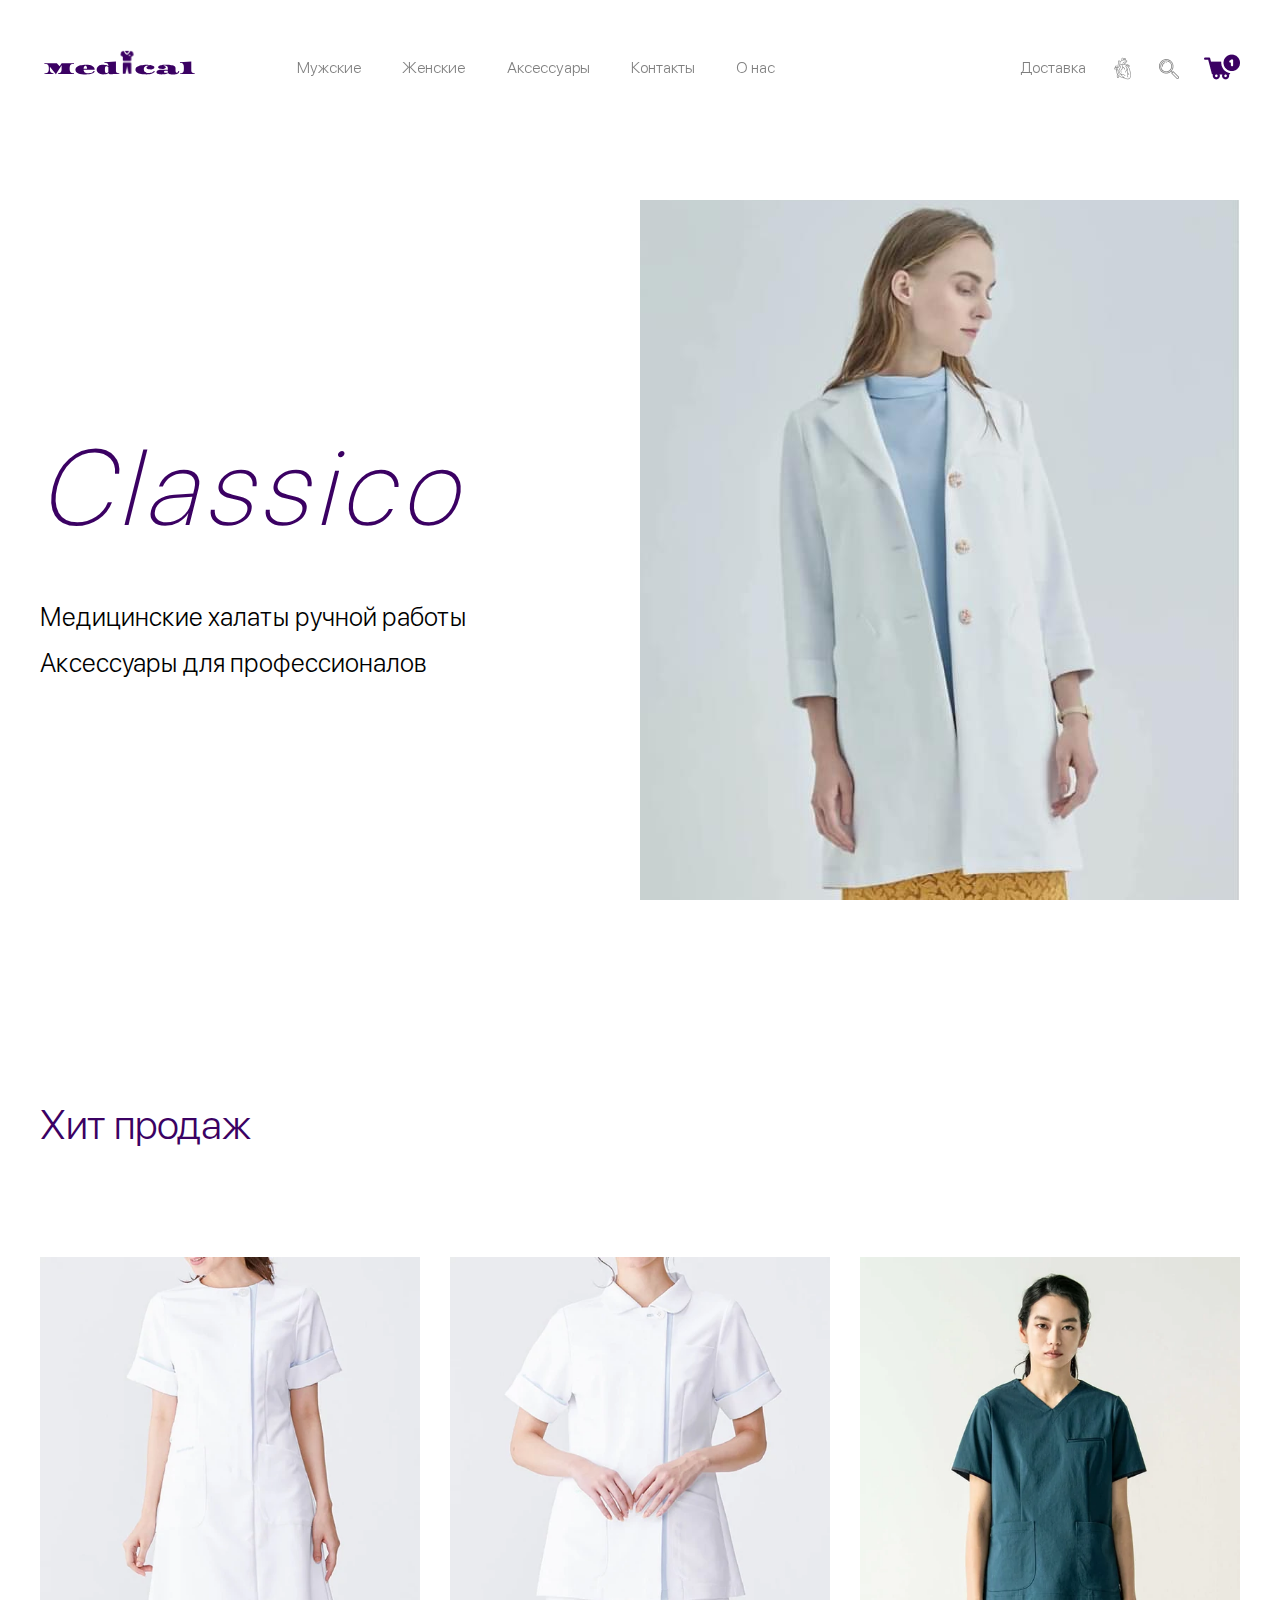
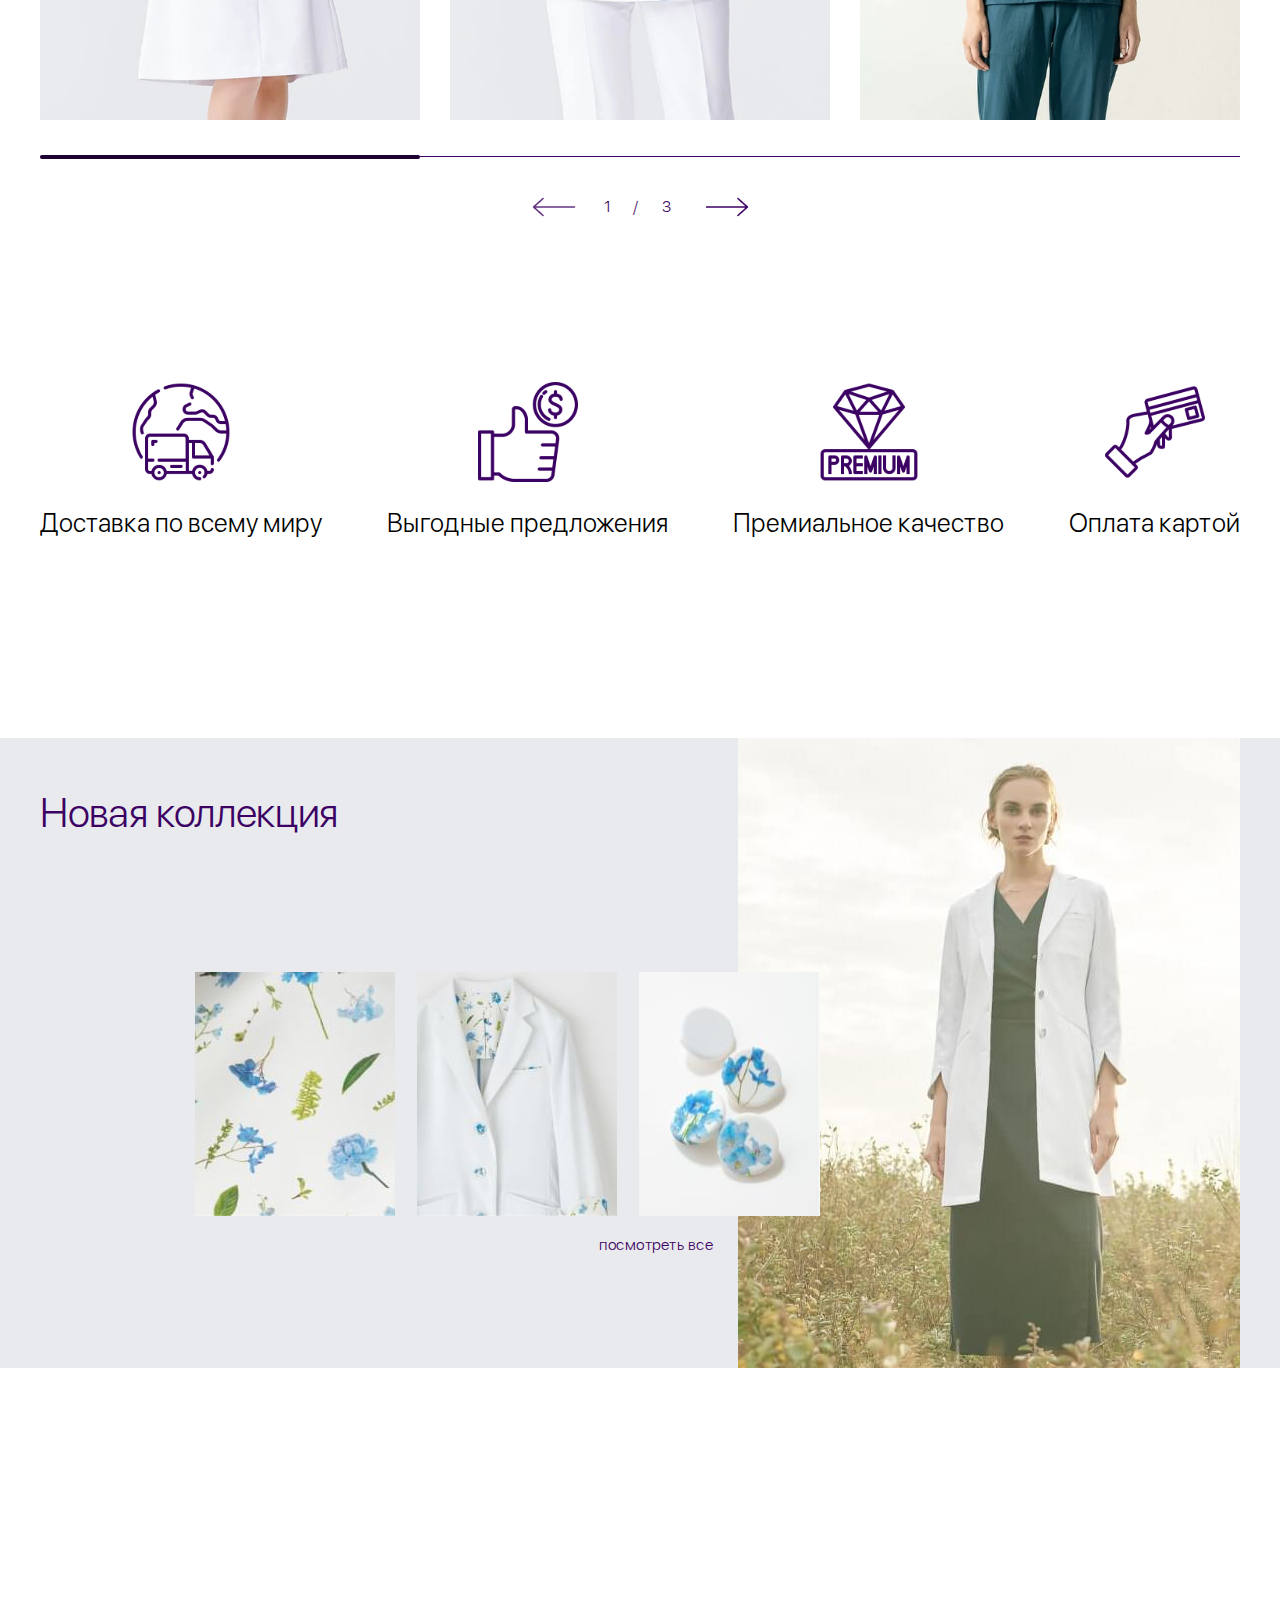
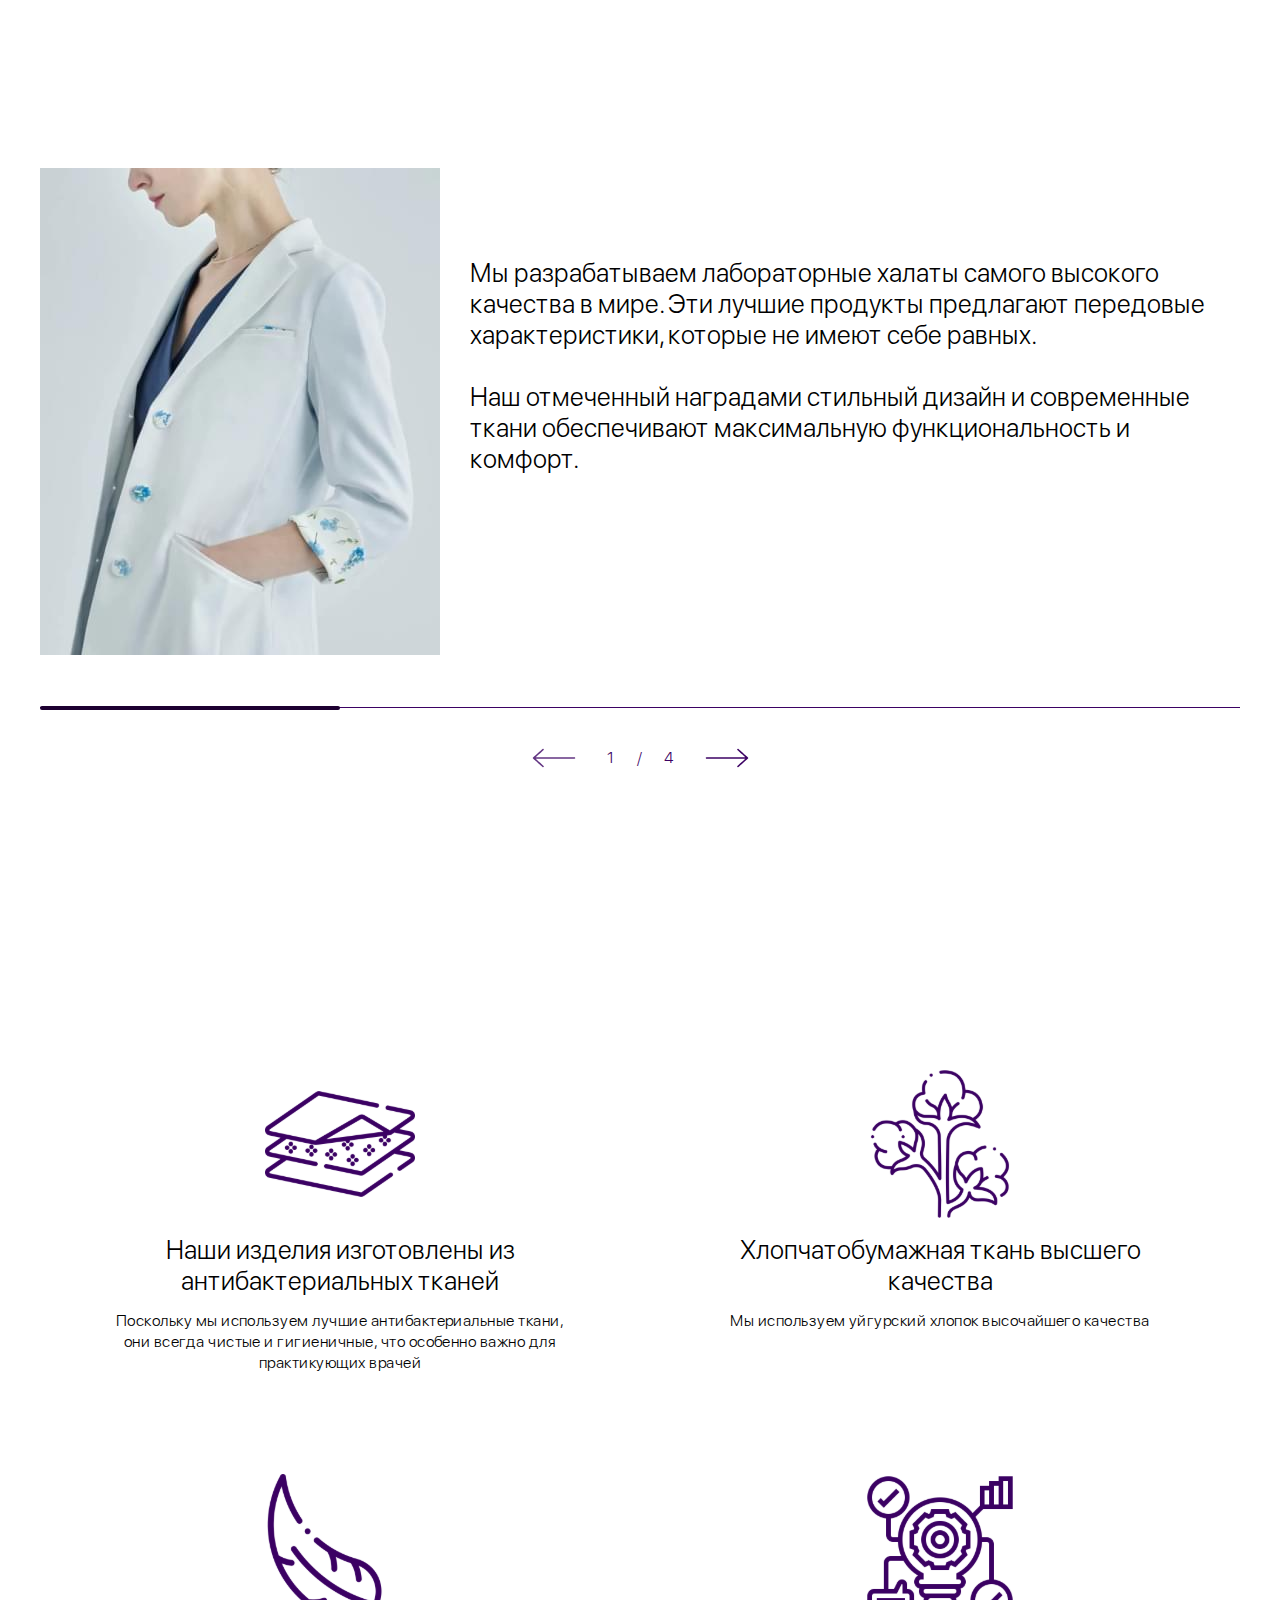
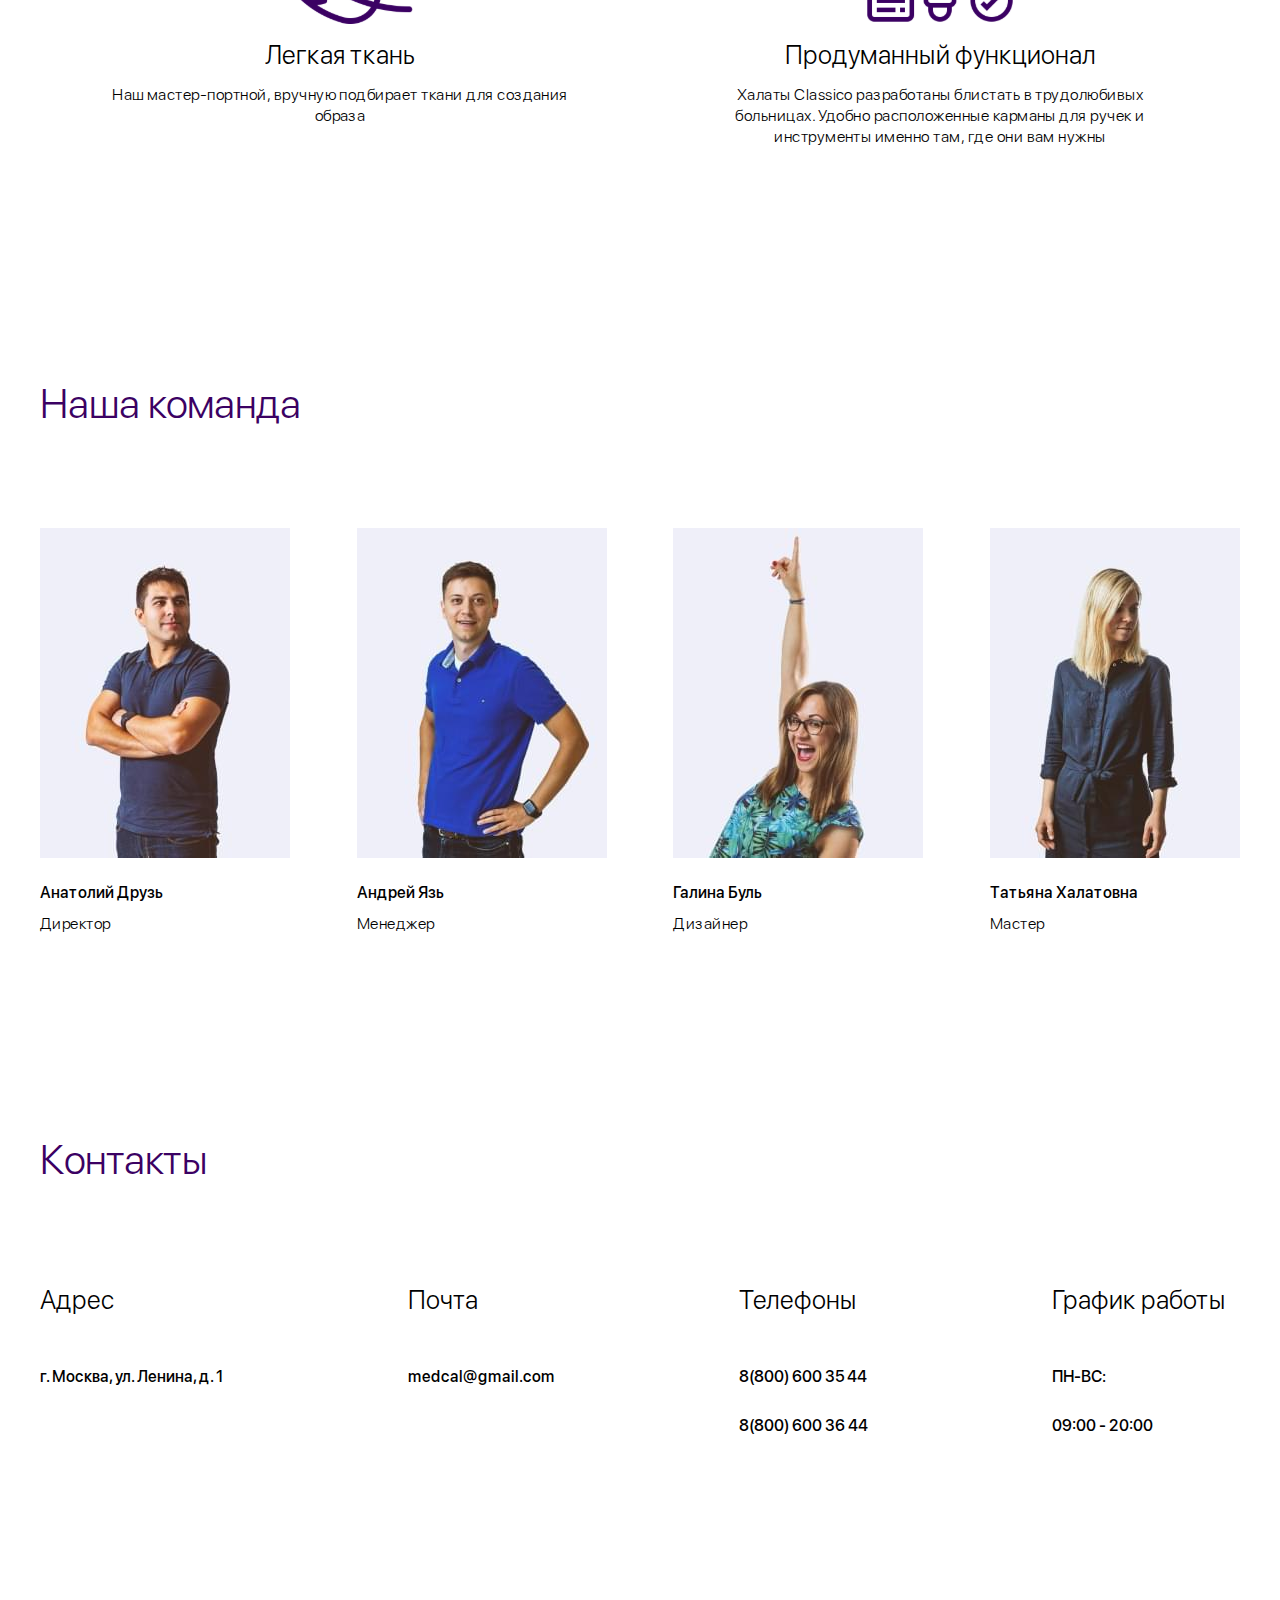
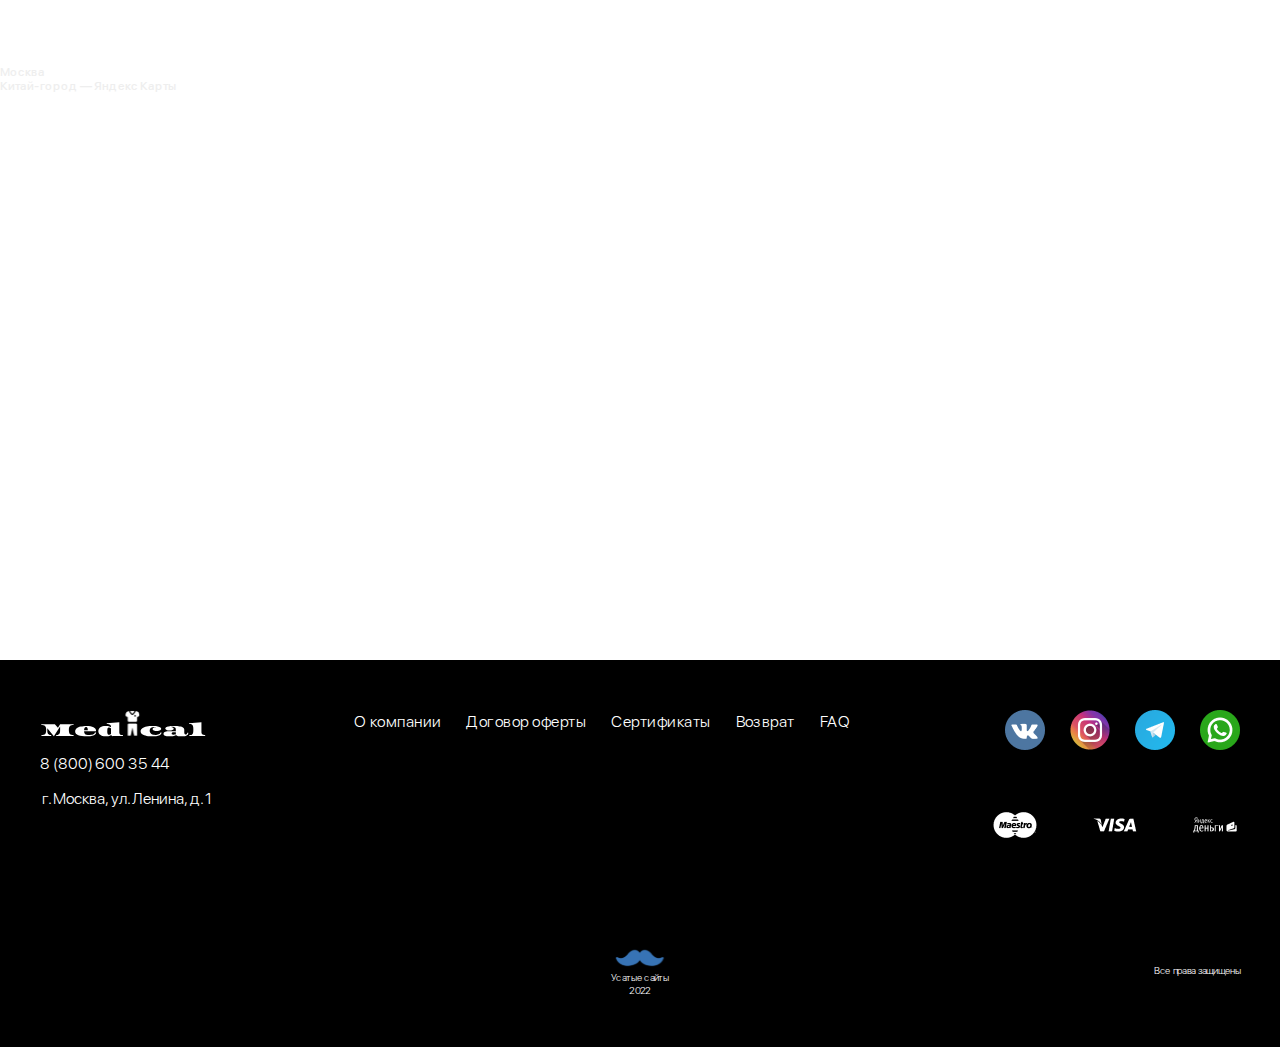
<file: index.html>
<!DOCTYPE html><html lang="en"><head><meta charset="UTF-8"><meta http-equiv="X-UA-Compatible" content="IE=edge"><meta name="viewport" content="width=device-width,initial-scale=1"><title>Document</title><link rel="stylesheet" href="css/style.min.css"></head><body><div class="wrapper"><div class="container"><header class="header"><nav class="header__menu"><div class="header__logo"><img src="icons/logo.svg" alt="logo"></div><ul class="header__links"><li class="close"><span></span> <span></span></li><li><a href="./mens.html" class="header__link">Мужские</a></li><li><a href="#" class="header__link">Женские</a></li><li><a href="./acsessuares.html" class="header__link">Аксессуары</a></li><li><a href="#" class="header__link">Контакты</a></li><li><a href="#" class="header__link">О нас</a></li></ul></nav><ul class="header__items"><li class="header__item"><a href="#">Доставка</a></li><li class="header__item"><img src="icons/heart.png" alt="heart"></li><li class="header__item"><img src="icons/search.png" alt="search"></li><li class="header__item"><img src="icons/basket.png" alt="basket"></li><li class="hamburger"><span></span> <span></span> <span></span></li></ul></header></div><section class="classico"><div class="container"><div class="classico__wrapper"><div class="classico__descr"><h1 class="classico__descr-title">Classico</h1><p class="classico__descr-text">Медицинские халаты ручной работы <span>Аксессуары для профессионалов</span></p></div><div class="classico__image"><img src="img/classico.jpg" alt="classico"></div></div></div></section><section class="hit"><div class="container"><h2 class="hit__title">Хит продаж</h2><div class="hit__wrapper"><div class="hit__slider"><div class="hit__item active"><img class="hit__slider-left" src="img/slide1.png" alt="image1"></div><div class="hit__item"><img src="img/slide2.png" alt="image2"></div><div class="hit__item"><img src="img/slide3.png" alt="image3"></div></div><div class="hit__bar"><img class="hit__item-left" src="icons/slide-left.png" alt="left"><div class="hit__number"><p class="hit__count">1</p><p>/</p><p>3</p></div><img class="hit__item-right" src="icons/slide-right.png" alt="right"></div></div></div></section><section class="benefit"><div class="container"><div class="benefit__items"><div class="benefit__item"><img src="icons/benefit1.svg" alt="bn1"><p>Доставка по всему миру</p></div><div class="benefit__item"><img src="icons/benefit2.svg" alt="bn2"><p>Выгодные предложения</p></div><div class="benefit__item"><img src="icons/benefit3.svg" alt="bn3"><p>Премиальное качество</p></div><div class="benefit__item"><img src="icons/benefit4.svg" alt="bn4"><p>Оплата картой</p></div></div></div></section><section class="new-collection"><div class="container"><div class="new-collection__wrapper"><div class="new-collection-descr"><div class="new-collection__title">Новая коллекция</div><div class="new-collection__view">посмотреть все</div></div><div class="new-collection__image"><img src="img/new-collection-image.jpg" alt="imagebg"></div><div class="new-collection__set"><img src="img/new-collection1.jpg" alt="nc1"> <img src="img/new-collection2.jpg" alt="nc2"> <img src="img/new-collection3.jpg" alt="nc3"></div></div></div></section><section class="description"><div class="container"><div class="description__wrapper"><div class="description__slider"><div id="firstBar" class="description__slide active"><div class="description__item"><img src="img/descr1.png" alt="descr1"></div><div class="description__text">Мы разрабатываем лабораторные халаты самого высокого качества в мире. Эти лучшие продукты предлагают передовые характеристики, которые не имеют себе равных.<br><br>Наш отмеченный наградами стильный дизайн и современные ткани обеспечивают максимальную функциональность и комфорт.<br><br><br><br></div></div><div id="secondBar" class="description__slide"><div class="description__text">Все наши лабораторные халаты изготовлены из легких тканей, впитывающих влагу, устойчивых к пятнам и охлаждающих. Они обеспечивают высочайшую производительность и долговечность даже в самых сложных условиях.</div><div class="description__item"><img src="img/desc2.jpg" alt="descr2"></div></div><div id="thirdBar" class="description__slide"><div class="description__item"><img src="img/desc3.jpg" alt="descr2"></div><div class="description__text">Бренд медицинской одежды Classico известен тем, что производит продукцию самого высокого качества на рынке, специально разработанную для улучшения повседневной жизни медицинских работников. Все наши продукты предназначены для того, чтобы вы выглядели лучше, а наши передовые современные технологии обеспечивают максимальную функциональность и комфорт.</div></div><div id="fourthBar" class="description__slide"><div class="description__item"><img src="img/descr4.jpg" alt="descr4"></div><div class="description__text">Все наши функционально превосходные продукты обладают передовыми характеристиками, не имеющими себе равных. Мы знаем, что медицинские работники требуют высочайших стандартов качества и максимальной точности в медицинских инструментах и ​​оборудовании.</div></div></div><div class="description__bar"><img class="description__bar-left" src="icons/slide-left.png" alt="left"><div class="description__number"><p class="description__count">1</p><p>/</p><p>4</p></div><img class="description__bar-right" src="icons/slide-right.png" alt="right"></div></div></div></section><section class="skills"><div class="container"><div class="skills__wrapper"><div class="skills__item"><img src="icons/skill1.svg" alt="sk1"><div class="skills__title">Наши изделия изготовлены из антибактериальных тканей</div><div class="skills__text">Поскольку мы используем лучшие антибактериальные ткани, они всегда чистые и гигиеничные, что особенно важно для практикующих врачей</div></div><div class="skills__item"><img src="icons/skill2.svg" alt="sk2"><div class="skills__title">Хлопчатобумажная ткань высшего качества</div><div class="skills__text">Мы используем уйгурский хлопок высочайшего качества</div></div><div class="skills__item"><img src="icons/skill3.svg" alt="sk3"><div class="skills__title">Легкая ткань</div><div class="skills__text">Наш мастер-портной, вручную подбирает ткани для создания образа</div></div><div class="skills__item"><img src="icons/skill4.svg" alt="sk4"><div class="skills__title">Продуманный функционал</div><div class="skills__text">Халаты Classico разработаны блистать в трудолюбивых больницах. Удобно расположенные карманы для ручек и инструменты именно там, где они вам нужны</div></div></div></div></section><section class="team"><div class="container"><div class="team__title">Наша команда</div><div class="team__wrapper"><div class="team__item"><img src="img/team1.jpg" alt="t1"><p class="team__name">Анатолий Друзь</p><p class="team__post">Директор</p></div><div class="team__item"><img src="img/team2.jpg" alt="t2"><p class="team__name">Андрей Язь</p><p class="team__post">Менеджер</p></div><div class="team__item"><img src="img/team3.jpg" alt="t3"><p class="team__name">Галина Буль</p><p class="team__post">Дизайнер</p></div><div class="team__item"><img src="img/team4.jpg" alt="t4"><p class="team__name">Татьяна Халатовна</p><p class="team__post">Мастер</p></div></div></div></section><section class="contacts"><div class="container"><div class="contacts__title">Контакты</div><div class="contacts__wrapper"><ul class="contacts__item"><li>Адрес</li><li>г. Москва, ул. Ленина, д. 1</li></ul><ul class="contacts__item"><li>Почта</li><li><a href="mail:medcal@gmail.com">medcal@gmail.com</a></li></ul><ul class="contacts__item"><li>Телефоны</li><li><a href="tel:+78006003544">8(800) 600 35 44</a></li><li><a href="tel:+78006003644">8(800) 600 36 44</a></li></ul><ul class="contacts__item"><li>График работы</li><li>ПН-ВС:</li><li>09:00 - 20:00</li></ul></div></div></section><section class="map"><div style="position:relative;overflow:hidden;"><a href="https://yandex.ru/maps/213/moscow/?utm_medium=mapframe&utm_source=maps" style="color:#eee;font-size:12px;position:absolute;top:0px;">Москва</a><a href="https://yandex.ru/maps/213/moscow/stops/station__9858823/?ll=37.633884%2C55.754363&tab=overview&utm_medium=mapframe&utm_source=maps&z=14" style="color:#eee;font-size:12px;position:absolute;top:14px;">Китай-город — Яндекс Карты</a><iframe src="https://yandex.ru/map-widget/v1/-/CCUBmCczDB" width="100%" height="590px" frameborder="0" allowfullscreen="true" style="position:relative;"></iframe></div></section><footer class="footer"><div class="container"><div class="footer__box"><div class="footer__wrapper"><div class="footer__first"><img src="icons/footer-logo.svg" alt="fl" class="footer__logo"> <a href="tel:+78006003544" class="footer__phone">8 (800) 600 35 44</a><p class="footer__address">г. Москва, ул. Ленина, д. 1</p></div><ul class="footer__links"><li><a href="#">О компании</a></li><li><a href="#">Договор оферты</a></li><li><a href="#">Сертификаты</a></li><li><a href="#">Возврат</a></li><li><a href="#">FAQ</a></li></ul><div class="footer__items"><div class="footer__social"><a href="#"><img src="icons/VK.png" alt="vk"></a><a href="#"><img src="icons/insta.png" alt="inst"></a><a href="#"><img src="icons/telegram.png" alt="tgm"></a><a href="#"><img src="icons/whatsapp.png" alt="wp"></a></div><div class="footer__money"><a href="#"><img src="icons/Mastercard.png" alt="mc"></a><a href="#"><img src="icons/Visa.png" alt="visa"></a><a href="#"><img src="icons/Яндекс деньги.png" alt="money"></a></div></div><div class="footer__rights">Все права защищены</div></div><div class="footer__moustache"><div class="footer__moustache-logo"><img src="icons/moustache.svg" alt="moust"></div><div class="footer__moustache-text">Усатые сайты</div><div class="footer__moustache-year">2022</div></div></div></div></footer></div><script src="js/script.js"></script></body></html>
</file>
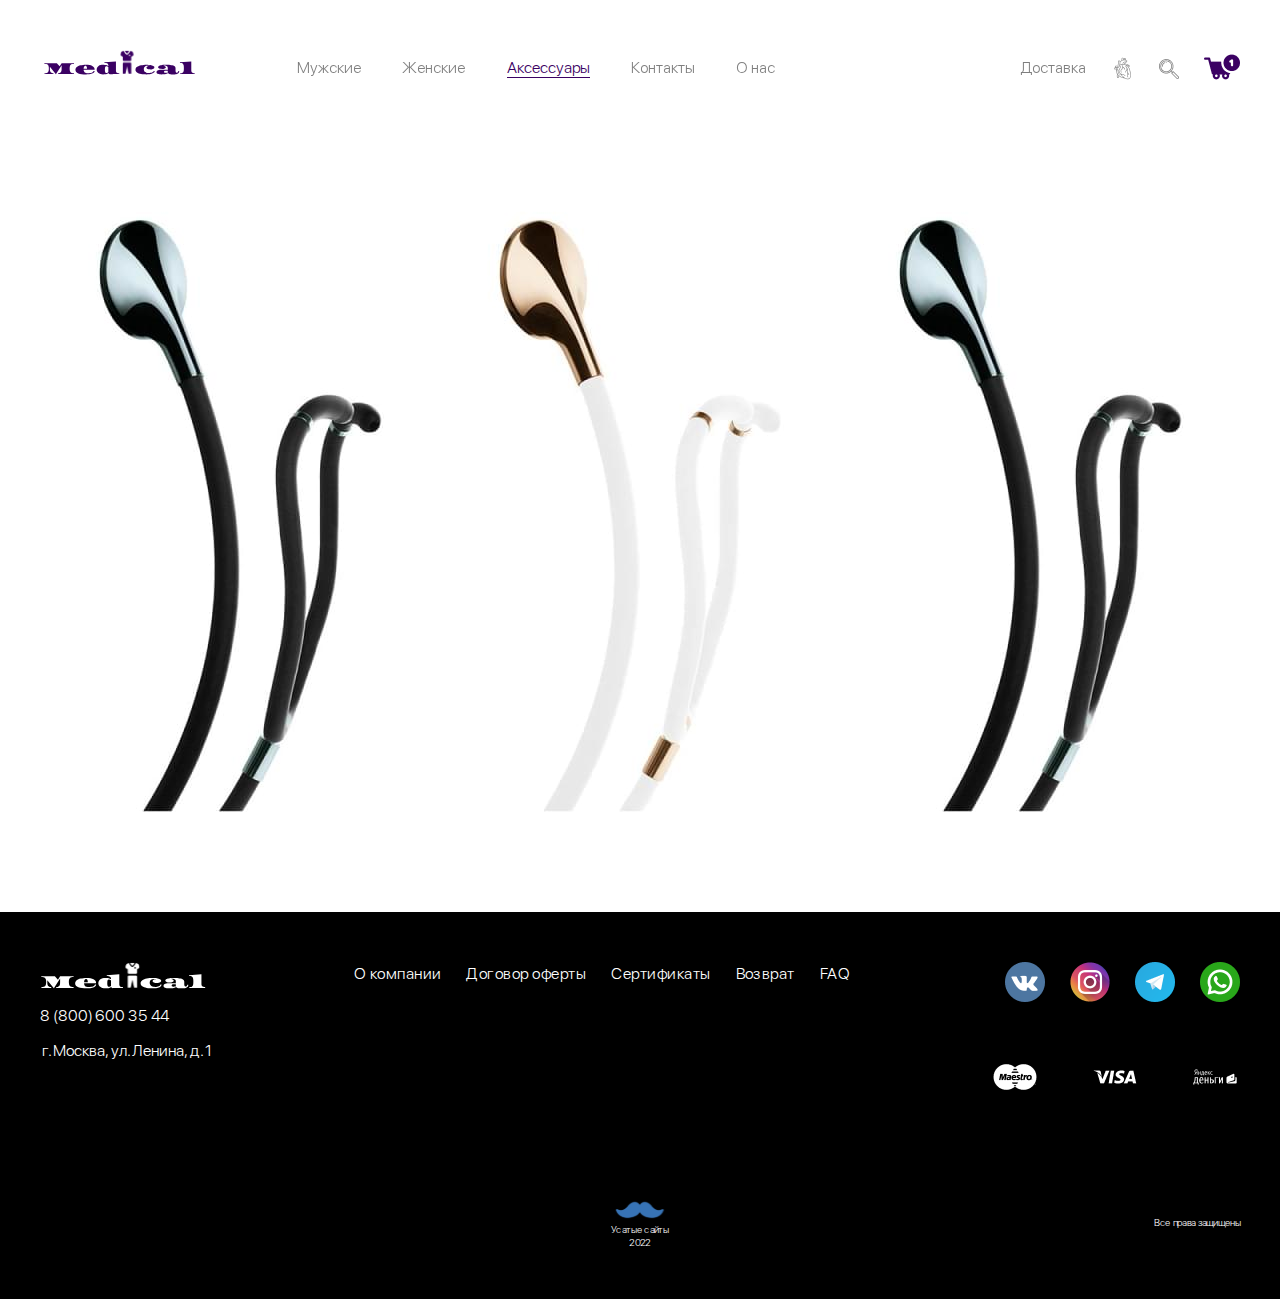
<file: acsessuares.html>
<!DOCTYPE html><html lang="en"><head><meta charset="UTF-8"><meta http-equiv="X-UA-Compatible" content="IE=edge"><meta name="viewport" content="width=device-width,initial-scale=1"><title>Document</title><link rel="stylesheet" href="css/style.min.css"></head><body><div class="wrapper"><div class="container"><header class="header"><nav class="header__menu"><div class="header__logo"><img src="icons/logo.svg" alt="logo"></div><ul class="header__links"><li class="close"><span></span> <span></span></li><li><a href="./mens.html" class="header__link">Мужские</a></li><li><a href="#" class="header__link">Женские</a></li><li><a href="./acsessuares.html" class="header__link active">Аксессуары</a></li><li><a href="#" class="header__link">Контакты</a></li><li><a href="#" class="header__link">О нас</a></li></ul></nav><ul class="header__items"><li class="header__item"><a href="#">Доставка</a></li><li class="header__item"><img src="icons/heart.png" alt="heart"></li><li class="header__item"><img src="icons/search.png" alt="search"></li><li class="header__item"><img src="icons/basket.png" alt="basket"></li><li class="hamburger"><span></span> <span></span> <span></span></li></ul></header></div><section class="acsessuares"><div class="container"><div class="acsessuares__items"><div class="acsessuares__item"><img src="img/acsessuares1.jpg" alt="a1"></div><div class="acsessuares__item"><img src="img/acsessuares2.jpg" alt="a2"></div><div class="acsessuares__item"><img src="img/acsessuares1.jpg" alt="a3"></div></div></div></section><footer class="footer"><div class="container"><div class="footer__box"><div class="footer__wrapper"><div class="footer__first"><img src="icons/footer-logo.svg" alt="fl" class="footer__logo"> <a href="tel:+78006003544" class="footer__phone">8 (800) 600 35 44</a><p class="footer__address">г. Москва, ул. Ленина, д. 1</p></div><ul class="footer__links"><li><a href="#">О компании</a></li><li><a href="#">Договор оферты</a></li><li><a href="#">Сертификаты</a></li><li><a href="#">Возврат</a></li><li><a href="#">FAQ</a></li></ul><div class="footer__items"><div class="footer__social"><a href="#"><img src="icons/VK.png" alt="vk"></a><a href="#"><img src="icons/insta.png" alt="inst"></a><a href="#"><img src="icons/telegram.png" alt="tgm"></a><a href="#"><img src="icons/whatsapp.png" alt="wp"></a></div><div class="footer__money"><a href="#"><img src="icons/Mastercard.png" alt="mc"></a><a href="#"><img src="icons/Visa.png" alt="visa"></a><a href="#"><img src="icons/Яндекс деньги.png" alt="money"></a></div></div><div class="footer__rights">Все права защищены</div></div><div class="footer__moustache"><div class="footer__moustache-logo"><img src="icons/moustache.svg" alt="moust"></div><div class="footer__moustache-text">Усатые сайты</div><div class="footer__moustache-year">2022</div></div></div></div></footer></div><script src="js/script.js"></script></body></html>
</file>
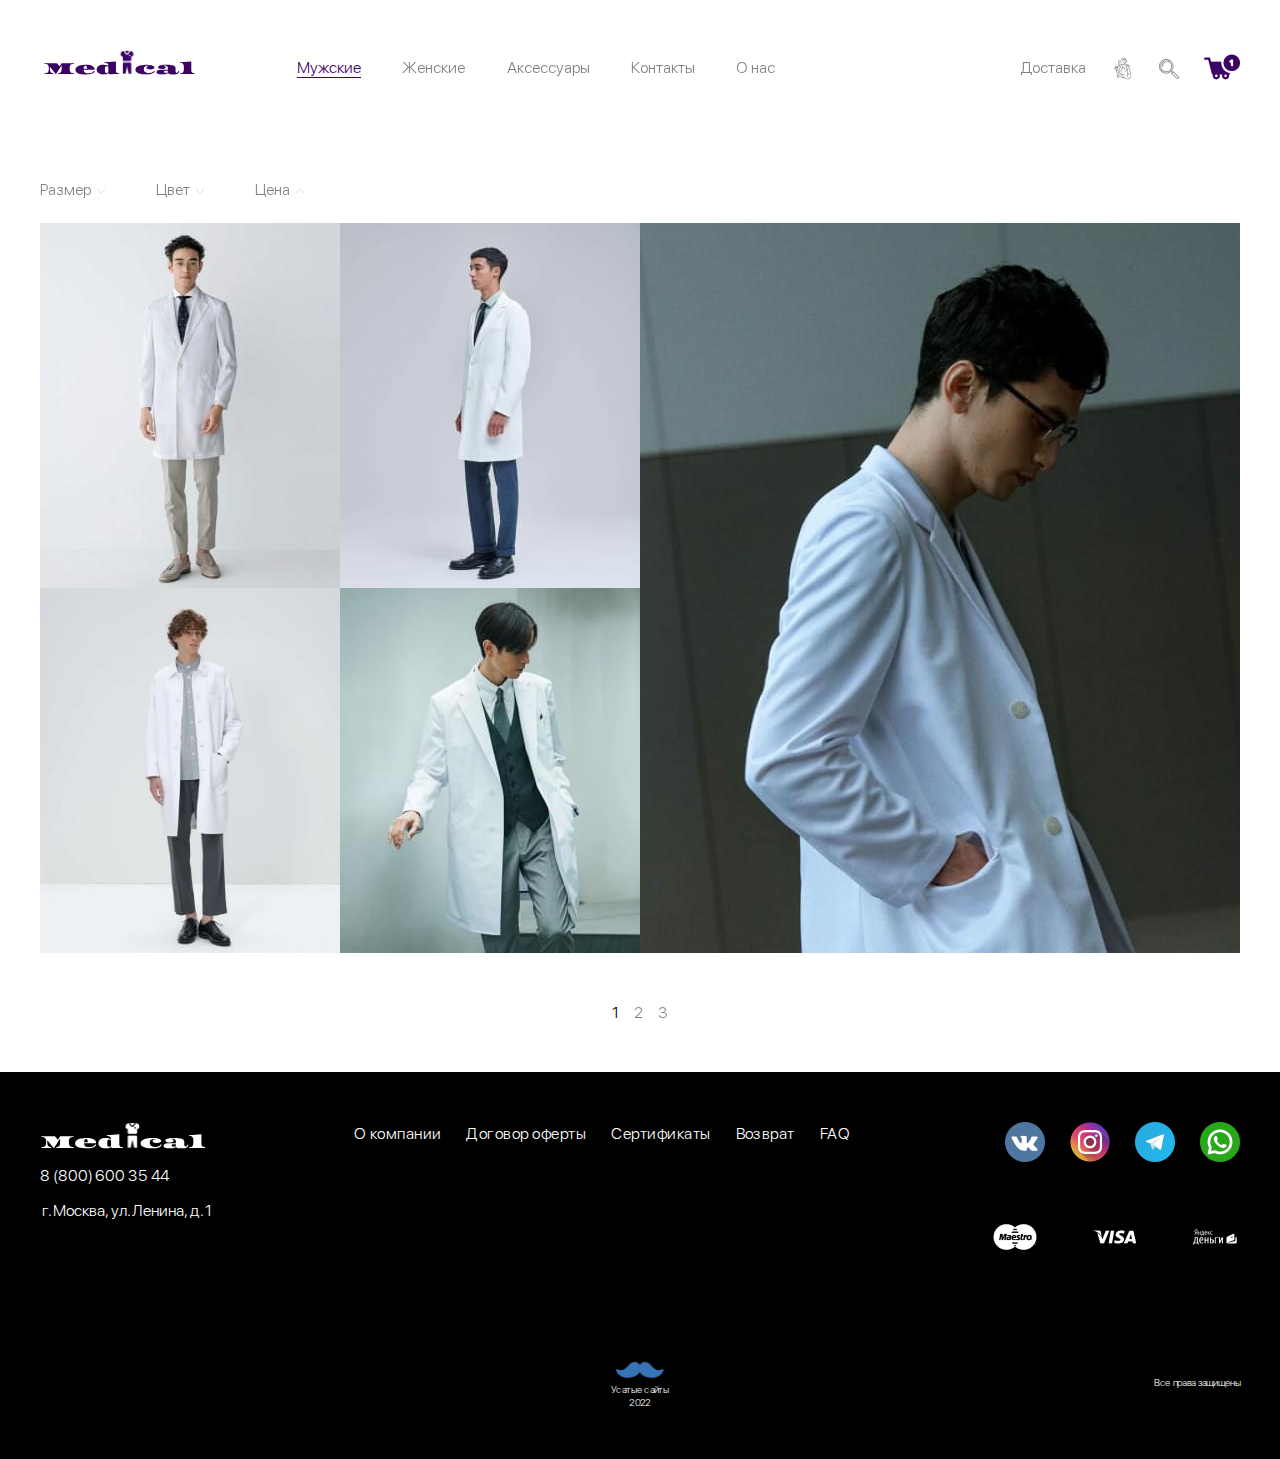
<file: mens.html>
<!DOCTYPE html><html lang="en"><head><meta charset="UTF-8"><meta http-equiv="X-UA-Compatible" content="IE=edge"><meta name="viewport" content="width=device-width,initial-scale=1"><title>Document</title><link rel="stylesheet" href="css/style.min.css"></head><body><div class="wrapper"><div class="container"><header class="header"><nav class="header__menu"><div class="header__logo"><img src="icons/logo.svg" alt="logo"></div><ul class="header__links"><li class="close"><span></span> <span></span></li><li><a href="./mens.html" class="header__link active">Мужские</a></li><li><a href="#" class="header__link">Женские</a></li><li><a href="./acsessuares.html" class="header__link">Аксессуары</a></li><li><a href="#" class="header__link">Контакты</a></li><li><a href="#" class="header__link">О нас</a></li></ul></nav><ul class="header__items"><li class="header__item"><a href="#">Доставка</a></li><li class="header__item"><img src="icons/heart.png" alt="heart"></li><li class="header__item"><img src="icons/search.png" alt="search"></li><li class="header__item"><img src="icons/basket.png" alt="basket"></li><li class="hamburger"><span></span> <span></span> <span></span></li></ul></header></div><section class="mens"><div class="container"><div class="mens__wrapper"><div class="mens__sort"><p>Размер</p><p>Цвет</p><p>Цена</p></div><div class="mens__items"><div class="mens__item"><img src="img/mens1.jpg" alt="m1"></div><div class="mens__item"><img src="img/mens2.jpg" alt="m2"></div><div class="mens__item"><img src="img/mens5.jpg" alt="m5"></div><div class="mens__item"><img src="img/mens4.jpg" alt="m4"></div><div class="mens__item"><img src="img/mens3.jpg" alt="m3"></div></div><div class="mens__count"><p class="mens__counter active">1</p><p class="mens__counter">2</p><p class="mens__counter">3</p></div></div></div></section><footer class="footer"><div class="container"><div class="footer__box"><div class="footer__wrapper"><div class="footer__first"><img src="icons/footer-logo.svg" alt="fl" class="footer__logo"> <a href="tel:+78006003544" class="footer__phone">8 (800) 600 35 44</a><p class="footer__address">г. Москва, ул. Ленина, д. 1</p></div><ul class="footer__links"><li><a href="#">О компании</a></li><li><a href="#">Договор оферты</a></li><li><a href="#">Сертификаты</a></li><li><a href="#">Возврат</a></li><li><a href="#">FAQ</a></li></ul><div class="footer__items"><div class="footer__social"><a href="#"><img src="icons/VK.png" alt="vk"></a><a href="#"><img src="icons/insta.png" alt="inst"></a><a href="#"><img src="icons/telegram.png" alt="tgm"></a><a href="#"><img src="icons/whatsapp.png" alt="wp"></a></div><div class="footer__money"><a href="#"><img src="icons/Mastercard.png" alt="mc"></a><a href="#"><img src="icons/Visa.png" alt="visa"></a><a href="#"><img src="icons/Яндекс деньги.png" alt="money"></a></div></div><div class="footer__rights">Все права защищены</div></div><div class="footer__moustache"><div class="footer__moustache-logo"><img src="icons/moustache.svg" alt="moust"></div><div class="footer__moustache-text">Усатые сайты</div><div class="footer__moustache-year">2022</div></div></div></div></footer></div><script src="js/script.js"></script></body></html>
</file>
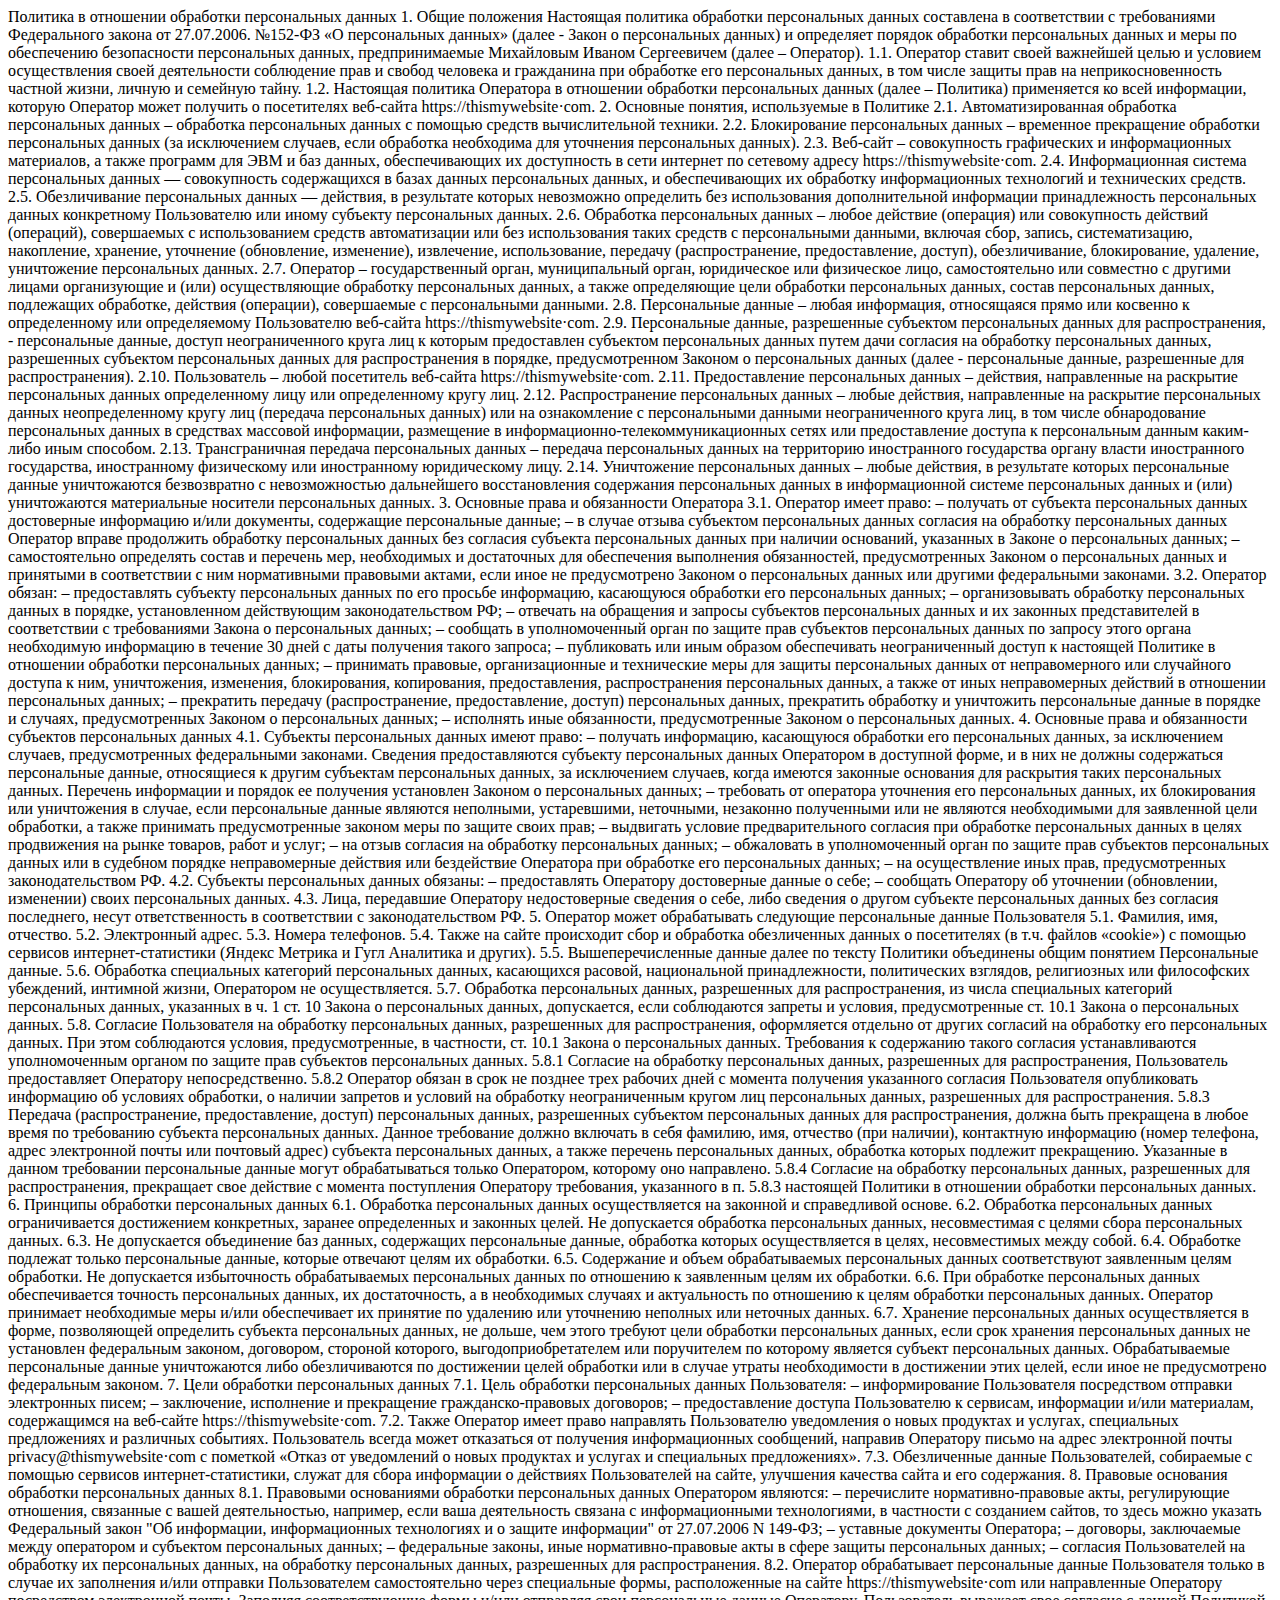
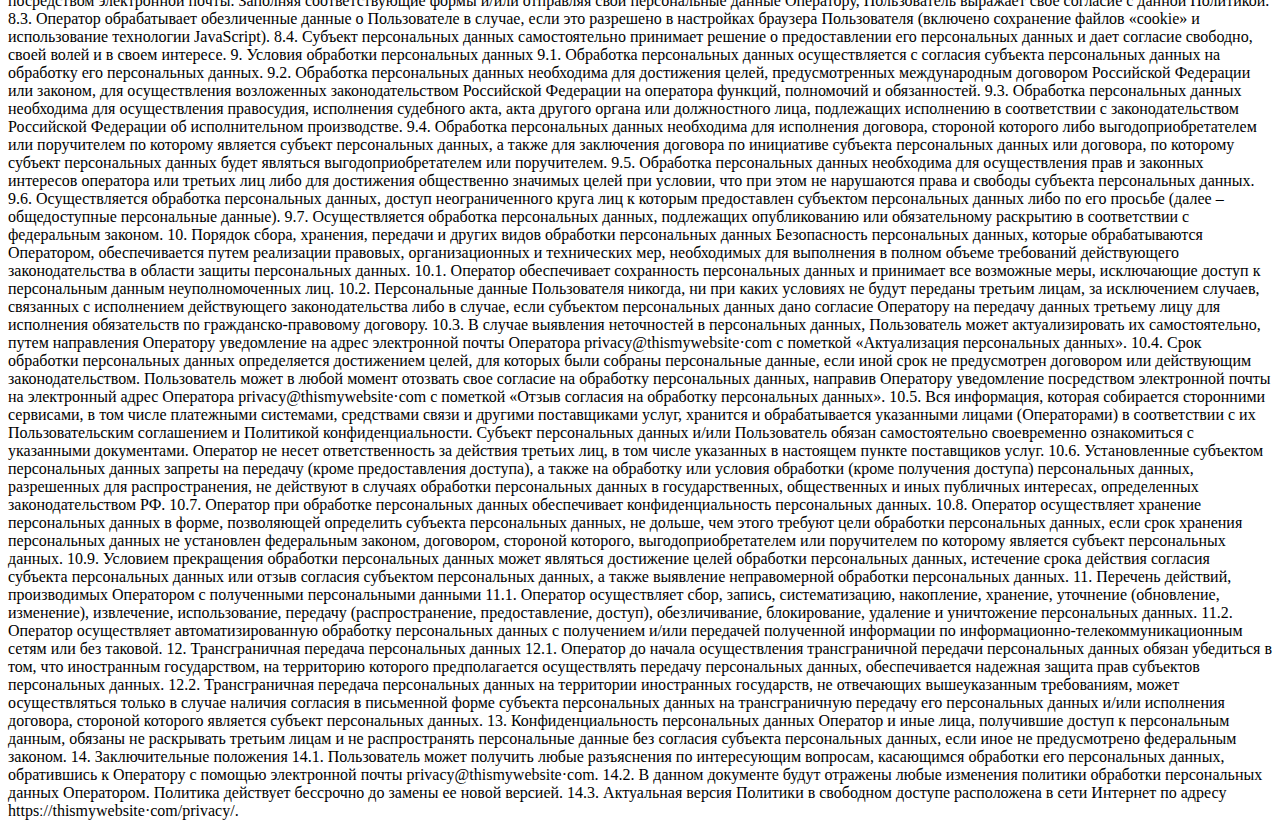
<file: policy.html>
<!DOCTYPE html><html lang="en"><head><meta charset="UTF-8"><meta http-equiv="X-UA-Compatible" content="IE=edge"><meta name="viewport" content="width=device-width,initial-scale=1"><title>Policy</title></head><body>Политика в отношении обработки персональных данных 1. Общие положения Настоящая политика обработки персональных данных составлена в соответствии с требованиями Федерального закона от 27.07.2006. №152-ФЗ «О персональных данных» (далее - Закон о персональных данных) и определяет порядок обработки персональных данных и меры по обеспечению безопасности персональных данных, предпринимаемые Михайловым Иваном Сергеевичем (далее – Оператор). 1.1. Оператор ставит своей важнейшей целью и условием осуществления своей деятельности соблюдение прав и свобод человека и гражданина при обработке его персональных данных, в том числе защиты прав на неприкосновенность частной жизни, личную и семейную тайну. 1.2. Настоящая политика Оператора в отношении обработки персональных данных (далее – Политика) применяется ко всей информации, которую Оператор может получить о посетителях веб-сайта httpsː//thismywebsite·com. 2. Основные понятия, используемые в Политике 2.1. Автоматизированная обработка персональных данных – обработка персональных данных с помощью средств вычислительной техники. 2.2. Блокирование персональных данных – временное прекращение обработки персональных данных (за исключением случаев, если обработка необходима для уточнения персональных данных). 2.3. Веб-сайт – совокупность графических и информационных материалов, а также программ для ЭВМ и баз данных, обеспечивающих их доступность в сети интернет по сетевому адресу httpsː//thismywebsite·com. 2.4. Информационная система персональных данных — совокупность содержащихся в базах данных персональных данных, и обеспечивающих их обработку информационных технологий и технических средств. 2.5. Обезличивание персональных данных — действия, в результате которых невозможно определить без использования дополнительной информации принадлежность персональных данных конкретному Пользователю или иному субъекту персональных данных. 2.6. Обработка персональных данных – любое действие (операция) или совокупность действий (операций), совершаемых с использованием средств автоматизации или без использования таких средств с персональными данными, включая сбор, запись, систематизацию, накопление, хранение, уточнение (обновление, изменение), извлечение, использование, передачу (распространение, предоставление, доступ), обезличивание, блокирование, удаление, уничтожение персональных данных. 2.7. Оператор – государственный орган, муниципальный орган, юридическое или физическое лицо, самостоятельно или совместно с другими лицами организующие и (или) осуществляющие обработку персональных данных, а также определяющие цели обработки персональных данных, состав персональных данных, подлежащих обработке, действия (операции), совершаемые с персональными данными. 2.8. Персональные данные – любая информация, относящаяся прямо или косвенно к определенному или определяемому Пользователю веб-сайта httpsː//thismywebsite·com. 2.9. Персональные данные, разрешенные субъектом персональных данных для распространения, - персональные данные, доступ неограниченного круга лиц к которым предоставлен субъектом персональных данных путем дачи согласия на обработку персональных данных, разрешенных субъектом персональных данных для распространения в порядке, предусмотренном Законом о персональных данных (далее - персональные данные, разрешенные для распространения). 2.10. Пользователь – любой посетитель веб-сайта httpsː//thismywebsite·com. 2.11. Предоставление персональных данных – действия, направленные на раскрытие персональных данных определенному лицу или определенному кругу лиц. 2.12. Распространение персональных данных – любые действия, направленные на раскрытие персональных данных неопределенному кругу лиц (передача персональных данных) или на ознакомление с персональными данными неограниченного круга лиц, в том числе обнародование персональных данных в средствах массовой информации, размещение в информационно-телекоммуникационных сетях или предоставление доступа к персональным данным каким-либо иным способом. 2.13. Трансграничная передача персональных данных – передача персональных данных на территорию иностранного государства органу власти иностранного государства, иностранному физическому или иностранному юридическому лицу. 2.14. Уничтожение персональных данных – любые действия, в результате которых персональные данные уничтожаются безвозвратно с невозможностью дальнейшего восстановления содержания персональных данных в информационной системе персональных данных и (или) уничтожаются материальные носители персональных данных. 3. Основные права и обязанности Оператора 3.1. Оператор имеет право: – получать от субъекта персональных данных достоверные информацию и/или документы, содержащие персональные данные; – в случае отзыва субъектом персональных данных согласия на обработку персональных данных Оператор вправе продолжить обработку персональных данных без согласия субъекта персональных данных при наличии оснований, указанных в Законе о персональных данных; – самостоятельно определять состав и перечень мер, необходимых и достаточных для обеспечения выполнения обязанностей, предусмотренных Законом о персональных данных и принятыми в соответствии с ним нормативными правовыми актами, если иное не предусмотрено Законом о персональных данных или другими федеральными законами. 3.2. Оператор обязан: – предоставлять субъекту персональных данных по его просьбе информацию, касающуюся обработки его персональных данных; – организовывать обработку персональных данных в порядке, установленном действующим законодательством РФ; – отвечать на обращения и запросы субъектов персональных данных и их законных представителей в соответствии с требованиями Закона о персональных данных; – сообщать в уполномоченный орган по защите прав субъектов персональных данных по запросу этого органа необходимую информацию в течение 30 дней с даты получения такого запроса; – публиковать или иным образом обеспечивать неограниченный доступ к настоящей Политике в отношении обработки персональных данных; – принимать правовые, организационные и технические меры для защиты персональных данных от неправомерного или случайного доступа к ним, уничтожения, изменения, блокирования, копирования, предоставления, распространения персональных данных, а также от иных неправомерных действий в отношении персональных данных; – прекратить передачу (распространение, предоставление, доступ) персональных данных, прекратить обработку и уничтожить персональные данные в порядке и случаях, предусмотренных Законом о персональных данных; – исполнять иные обязанности, предусмотренные Законом о персональных данных. 4. Основные права и обязанности субъектов персональных данных 4.1. Субъекты персональных данных имеют право: – получать информацию, касающуюся обработки его персональных данных, за исключением случаев, предусмотренных федеральными законами. Сведения предоставляются субъекту персональных данных Оператором в доступной форме, и в них не должны содержаться персональные данные, относящиеся к другим субъектам персональных данных, за исключением случаев, когда имеются законные основания для раскрытия таких персональных данных. Перечень информации и порядок ее получения установлен Законом о персональных данных; – требовать от оператора уточнения его персональных данных, их блокирования или уничтожения в случае, если персональные данные являются неполными, устаревшими, неточными, незаконно полученными или не являются необходимыми для заявленной цели обработки, а также принимать предусмотренные законом меры по защите своих прав; – выдвигать условие предварительного согласия при обработке персональных данных в целях продвижения на рынке товаров, работ и услуг; – на отзыв согласия на обработку персональных данных; – обжаловать в уполномоченный орган по защите прав субъектов персональных данных или в судебном порядке неправомерные действия или бездействие Оператора при обработке его персональных данных; – на осуществление иных прав, предусмотренных законодательством РФ. 4.2. Субъекты персональных данных обязаны: – предоставлять Оператору достоверные данные о себе; – сообщать Оператору об уточнении (обновлении, изменении) своих персональных данных. 4.3. Лица, передавшие Оператору недостоверные сведения о себе, либо сведения о другом субъекте персональных данных без согласия последнего, несут ответственность в соответствии с законодательством РФ. 5. Оператор может обрабатывать следующие персональные данные Пользователя 5.1. Фамилия, имя, отчество. 5.2. Электронный адрес. 5.3. Номера телефонов. 5.4. Также на сайте происходит сбор и обработка обезличенных данных о посетителях (в т.ч. файлов «cookie») с помощью сервисов интернет-статистики (Яндекс Метрика и Гугл Аналитика и других). 5.5. Вышеперечисленные данные далее по тексту Политики объединены общим понятием Персональные данные. 5.6. Обработка специальных категорий персональных данных, касающихся расовой, национальной принадлежности, политических взглядов, религиозных или философских убеждений, интимной жизни, Оператором не осуществляется. 5.7. Обработка персональных данных, разрешенных для распространения, из числа специальных категорий персональных данных, указанных в ч. 1 ст. 10 Закона о персональных данных, допускается, если соблюдаются запреты и условия, предусмотренные ст. 10.1 Закона о персональных данных. 5.8. Согласие Пользователя на обработку персональных данных, разрешенных для распространения, оформляется отдельно от других согласий на обработку его персональных данных. При этом соблюдаются условия, предусмотренные, в частности, ст. 10.1 Закона о персональных данных. Требования к содержанию такого согласия устанавливаются уполномоченным органом по защите прав субъектов персональных данных. 5.8.1 Согласие на обработку персональных данных, разрешенных для распространения, Пользователь предоставляет Оператору непосредственно. 5.8.2 Оператор обязан в срок не позднее трех рабочих дней с момента получения указанного согласия Пользователя опубликовать информацию об условиях обработки, о наличии запретов и условий на обработку неограниченным кругом лиц персональных данных, разрешенных для распространения. 5.8.3 Передача (распространение, предоставление, доступ) персональных данных, разрешенных субъектом персональных данных для распространения, должна быть прекращена в любое время по требованию субъекта персональных данных. Данное требование должно включать в себя фамилию, имя, отчество (при наличии), контактную информацию (номер телефона, адрес электронной почты или почтовый адрес) субъекта персональных данных, а также перечень персональных данных, обработка которых подлежит прекращению. Указанные в данном требовании персональные данные могут обрабатываться только Оператором, которому оно направлено. 5.8.4 Согласие на обработку персональных данных, разрешенных для распространения, прекращает свое действие с момента поступления Оператору требования, указанного в п. 5.8.3 настоящей Политики в отношении обработки персональных данных. 6. Принципы обработки персональных данных 6.1. Обработка персональных данных осуществляется на законной и справедливой основе. 6.2. Обработка персональных данных ограничивается достижением конкретных, заранее определенных и законных целей. Не допускается обработка персональных данных, несовместимая с целями сбора персональных данных. 6.3. Не допускается объединение баз данных, содержащих персональные данные, обработка которых осуществляется в целях, несовместимых между собой. 6.4. Обработке подлежат только персональные данные, которые отвечают целям их обработки. 6.5. Содержание и объем обрабатываемых персональных данных соответствуют заявленным целям обработки. Не допускается избыточность обрабатываемых персональных данных по отношению к заявленным целям их обработки. 6.6. При обработке персональных данных обеспечивается точность персональных данных, их достаточность, а в необходимых случаях и актуальность по отношению к целям обработки персональных данных. Оператор принимает необходимые меры и/или обеспечивает их принятие по удалению или уточнению неполных или неточных данных. 6.7. Хранение персональных данных осуществляется в форме, позволяющей определить субъекта персональных данных, не дольше, чем этого требуют цели обработки персональных данных, если срок хранения персональных данных не установлен федеральным законом, договором, стороной которого, выгодоприобретателем или поручителем по которому является субъект персональных данных. Обрабатываемые персональные данные уничтожаются либо обезличиваются по достижении целей обработки или в случае утраты необходимости в достижении этих целей, если иное не предусмотрено федеральным законом. 7. Цели обработки персональных данных 7.1. Цель обработки персональных данных Пользователя: – информирование Пользователя посредством отправки электронных писем; – заключение, исполнение и прекращение гражданско-правовых договоров; – предоставление доступа Пользователю к сервисам, информации и/или материалам, содержащимся на веб-сайте httpsː//thismywebsite·com. 7.2. Также Оператор имеет право направлять Пользователю уведомления о новых продуктах и услугах, специальных предложениях и различных событиях. Пользователь всегда может отказаться от получения информационных сообщений, направив Оператору письмо на адрес электронной почты privacy@thismywebsite·com с пометкой «Отказ от уведомлений о новых продуктах и услугах и специальных предложениях». 7.3. Обезличенные данные Пользователей, собираемые с помощью сервисов интернет-статистики, служат для сбора информации о действиях Пользователей на сайте, улучшения качества сайта и его содержания. 8. Правовые основания обработки персональных данных 8.1. Правовыми основаниями обработки персональных данных Оператором являются: – перечислите нормативно-правовые акты, регулирующие отношения, связанные с вашей деятельностью, например, если ваша деятельность связана с информационными технологиями, в частности с созданием сайтов, то здесь можно указать Федеральный закон "Об информации, информационных технологиях и о защите информации" от 27.07.2006 N 149-ФЗ; – уставные документы Оператора; – договоры, заключаемые между оператором и субъектом персональных данных; – федеральные законы, иные нормативно-правовые акты в сфере защиты персональных данных; – согласия Пользователей на обработку их персональных данных, на обработку персональных данных, разрешенных для распространения. 8.2. Оператор обрабатывает персональные данные Пользователя только в случае их заполнения и/или отправки Пользователем самостоятельно через специальные формы, расположенные на сайте httpsː//thismywebsite·com или направленные Оператору посредством электронной почты. Заполняя соответствующие формы и/или отправляя свои персональные данные Оператору, Пользователь выражает свое согласие с данной Политикой. 8.3. Оператор обрабатывает обезличенные данные о Пользователе в случае, если это разрешено в настройках браузера Пользователя (включено сохранение файлов «cookie» и использование технологии JavaScript). 8.4. Субъект персональных данных самостоятельно принимает решение о предоставлении его персональных данных и дает согласие свободно, своей волей и в своем интересе. 9. Условия обработки персональных данных 9.1. Обработка персональных данных осуществляется с согласия субъекта персональных данных на обработку его персональных данных. 9.2. Обработка персональных данных необходима для достижения целей, предусмотренных международным договором Российской Федерации или законом, для осуществления возложенных законодательством Российской Федерации на оператора функций, полномочий и обязанностей. 9.3. Обработка персональных данных необходима для осуществления правосудия, исполнения судебного акта, акта другого органа или должностного лица, подлежащих исполнению в соответствии с законодательством Российской Федерации об исполнительном производстве. 9.4. Обработка персональных данных необходима для исполнения договора, стороной которого либо выгодоприобретателем или поручителем по которому является субъект персональных данных, а также для заключения договора по инициативе субъекта персональных данных или договора, по которому субъект персональных данных будет являться выгодоприобретателем или поручителем. 9.5. Обработка персональных данных необходима для осуществления прав и законных интересов оператора или третьих лиц либо для достижения общественно значимых целей при условии, что при этом не нарушаются права и свободы субъекта персональных данных. 9.6. Осуществляется обработка персональных данных, доступ неограниченного круга лиц к которым предоставлен субъектом персональных данных либо по его просьбе (далее – общедоступные персональные данные). 9.7. Осуществляется обработка персональных данных, подлежащих опубликованию или обязательному раскрытию в соответствии с федеральным законом. 10. Порядок сбора, хранения, передачи и других видов обработки персональных данных Безопасность персональных данных, которые обрабатываются Оператором, обеспечивается путем реализации правовых, организационных и технических мер, необходимых для выполнения в полном объеме требований действующего законодательства в области защиты персональных данных. 10.1. Оператор обеспечивает сохранность персональных данных и принимает все возможные меры, исключающие доступ к персональным данным неуполномоченных лиц. 10.2. Персональные данные Пользователя никогда, ни при каких условиях не будут переданы третьим лицам, за исключением случаев, связанных с исполнением действующего законодательства либо в случае, если субъектом персональных данных дано согласие Оператору на передачу данных третьему лицу для исполнения обязательств по гражданско-правовому договору. 10.3. В случае выявления неточностей в персональных данных, Пользователь может актуализировать их самостоятельно, путем направления Оператору уведомление на адрес электронной почты Оператора privacy@thismywebsite·com с пометкой «Актуализация персональных данных». 10.4. Срок обработки персональных данных определяется достижением целей, для которых были собраны персональные данные, если иной срок не предусмотрен договором или действующим законодательством. Пользователь может в любой момент отозвать свое согласие на обработку персональных данных, направив Оператору уведомление посредством электронной почты на электронный адрес Оператора privacy@thismywebsite·com с пометкой «Отзыв согласия на обработку персональных данных». 10.5. Вся информация, которая собирается сторонними сервисами, в том числе платежными системами, средствами связи и другими поставщиками услуг, хранится и обрабатывается указанными лицами (Операторами) в соответствии с их Пользовательским соглашением и Политикой конфиденциальности. Субъект персональных данных и/или Пользователь обязан самостоятельно своевременно ознакомиться с указанными документами. Оператор не несет ответственность за действия третьих лиц, в том числе указанных в настоящем пункте поставщиков услуг. 10.6. Установленные субъектом персональных данных запреты на передачу (кроме предоставления доступа), а также на обработку или условия обработки (кроме получения доступа) персональных данных, разрешенных для распространения, не действуют в случаях обработки персональных данных в государственных, общественных и иных публичных интересах, определенных законодательством РФ. 10.7. Оператор при обработке персональных данных обеспечивает конфиденциальность персональных данных. 10.8. Оператор осуществляет хранение персональных данных в форме, позволяющей определить субъекта персональных данных, не дольше, чем этого требуют цели обработки персональных данных, если срок хранения персональных данных не установлен федеральным законом, договором, стороной которого, выгодоприобретателем или поручителем по которому является субъект персональных данных. 10.9. Условием прекращения обработки персональных данных может являться достижение целей обработки персональных данных, истечение срока действия согласия субъекта персональных данных или отзыв согласия субъектом персональных данных, а также выявление неправомерной обработки персональных данных. 11. Перечень действий, производимых Оператором с полученными персональными данными 11.1. Оператор осуществляет сбор, запись, систематизацию, накопление, хранение, уточнение (обновление, изменение), извлечение, использование, передачу (распространение, предоставление, доступ), обезличивание, блокирование, удаление и уничтожение персональных данных. 11.2. Оператор осуществляет автоматизированную обработку персональных данных с получением и/или передачей полученной информации по информационно-телекоммуникационным сетям или без таковой. 12. Трансграничная передача персональных данных 12.1. Оператор до начала осуществления трансграничной передачи персональных данных обязан убедиться в том, что иностранным государством, на территорию которого предполагается осуществлять передачу персональных данных, обеспечивается надежная защита прав субъектов персональных данных. 12.2. Трансграничная передача персональных данных на территории иностранных государств, не отвечающих вышеуказанным требованиям, может осуществляться только в случае наличия согласия в письменной форме субъекта персональных данных на трансграничную передачу его персональных данных и/или исполнения договора, стороной которого является субъект персональных данных. 13. Конфиденциальность персональных данных Оператор и иные лица, получившие доступ к персональным данным, обязаны не раскрывать третьим лицам и не распространять персональные данные без согласия субъекта персональных данных, если иное не предусмотрено федеральным законом. 14. Заключительные положения 14.1. Пользователь может получить любые разъяснения по интересующим вопросам, касающимся обработки его персональных данных, обратившись к Оператору с помощью электронной почты privacy@thismywebsite·com. 14.2. В данном документе будут отражены любые изменения политики обработки персональных данных Оператором. Политика действует бессрочно до замены ее новой версией. 14.3. Актуальная версия Политики в свободном доступе расположена в сети Интернет по адресу httpsː//thismywebsite·com/privacy/.</body></html>
</file>
<file: css/style.min.css>
/*!
 * Bootstrap Reboot v4.3.1 (https://getbootstrap.com/)
 * Copyright 2011-2019 The Bootstrap Authors
 * Copyright 2011-2019 Twitter, Inc.
 * Licensed under MIT (https://github.com/twbs/bootstrap/blob/master/LICENSE)
 * Forked from Normalize.css, licensed MIT (https://github.com/necolas/normalize.css/blob/master/LICENSE.md)
 */*,::after,::before{box-sizing:border-box}html{font-family:sans-serif;line-height:1.15;-webkit-text-size-adjust:100%;-webkit-tap-highlight-color:transparent}article,aside,figcaption,figure,footer,header,hgroup,main,nav,section{display:block}body{margin:0;font-family:-apple-system,BlinkMacSystemFont,"Segoe UI",Roboto,"Helvetica Neue",Arial,"Noto Sans",sans-serif,"Apple Color Emoji","Segoe UI Emoji","Segoe UI Symbol","Noto Color Emoji";font-size:1rem;font-weight:400;line-height:1.5;color:#212529;text-align:left;background-color:#fff}[tabindex="-1"]:focus{outline:0!important}hr{box-sizing:content-box;height:0;overflow:visible}h1,h2,h3,h4,h5,h6{margin-top:0;margin-bottom:.5rem}p{margin-top:0;margin-bottom:1rem}abbr[data-original-title],abbr[title]{text-decoration:underline;-webkit-text-decoration:underline dotted;text-decoration:underline dotted;cursor:help;border-bottom:0;-webkit-text-decoration-skip-ink:none;text-decoration-skip-ink:none}address{margin-bottom:1rem;font-style:normal;line-height:inherit}dl,ol,ul{margin-top:0;margin-bottom:1rem}ol ol,ol ul,ul ol,ul ul{margin-bottom:0}dt{font-weight:700}dd{margin-bottom:.5rem;margin-left:0}blockquote{margin:0 0 1rem}b,strong{font-weight:bolder}small{font-size:80%}sub,sup{position:relative;font-size:75%;line-height:0;vertical-align:baseline}sub{bottom:-.25em}sup{top:-.5em}a{color:#007bff;text-decoration:none;background-color:transparent}a:hover{color:#0056b3;text-decoration:underline}a:not([href]):not([tabindex]){color:inherit;text-decoration:none}a:not([href]):not([tabindex]):focus,a:not([href]):not([tabindex]):hover{color:inherit;text-decoration:none}a:not([href]):not([tabindex]):focus{outline:0}code,kbd,pre,samp{font-family:SFMono-Regular,Menlo,Monaco,Consolas,"Liberation Mono","Courier New",monospace;font-size:1em}pre{margin-top:0;margin-bottom:1rem;overflow:auto}figure{margin:0 0 1rem}img{vertical-align:middle;border-style:none}svg{overflow:hidden;vertical-align:middle}table{border-collapse:collapse}caption{padding-top:.75rem;padding-bottom:.75rem;color:#6c757d;text-align:left;caption-side:bottom}th{text-align:inherit}label{display:inline-block;margin-bottom:.5rem}button{border-radius:0}button:focus{outline:1px dotted;outline:5px auto -webkit-focus-ring-color}button,input,optgroup,select,textarea{margin:0;font-family:inherit;font-size:inherit;line-height:inherit}button,input{overflow:visible}button,select{text-transform:none}select{word-wrap:normal}[type=button],[type=reset],[type=submit],button{-webkit-appearance:button}[type=button]:not(:disabled),[type=reset]:not(:disabled),[type=submit]:not(:disabled),button:not(:disabled){cursor:pointer}[type=button]::-moz-focus-inner,[type=reset]::-moz-focus-inner,[type=submit]::-moz-focus-inner,button::-moz-focus-inner{padding:0;border-style:none}input[type=checkbox],input[type=radio]{box-sizing:border-box;padding:0}input[type=date],input[type=datetime-local],input[type=month],input[type=time]{-webkit-appearance:listbox}textarea{overflow:auto;resize:vertical}fieldset{min-width:0;padding:0;margin:0;border:0}legend{display:block;width:100%;max-width:100%;padding:0;margin-bottom:.5rem;font-size:1.5rem;line-height:inherit;color:inherit;white-space:normal}progress{vertical-align:baseline}[type=number]::-webkit-inner-spin-button,[type=number]::-webkit-outer-spin-button{height:auto}[type=search]{outline-offset:-2px;-webkit-appearance:none}[type=search]::-webkit-search-decoration{-webkit-appearance:none}::-webkit-file-upload-button{font:inherit;-webkit-appearance:button}output{display:inline-block}summary{display:list-item;cursor:pointer}template{display:none}[hidden]{display:none!important}@font-face{font-family:"San Francisco Pro";src:url(../fonts/SFProDisplay-Light.eot);src:url(../fonts/SFProDisplay-Light.eot?#iefix) format("embedded-opentype"),url(../fonts/SFProDisplay-Light.woff) format("woff"),url(../fonts/SFProDisplay-Light.ttf) format("truetype");font-weight:300;font-style:normal}@font-face{font-family:"San Francisco Pro";src:url(../fonts/SFProDisplay-Medium.eot);src:url(../fonts/SFProDisplay-Medium.eot?#iefix) format("embedded-opentype"),url(../fonts/SFProDisplay-Medium.woff) format("woff"),url(../fonts/SFProDisplay-Medium.ttf) format("truetype");font-weight:500;font-style:normal}@font-face{font-family:"San Francisco Pro";src:url(../fonts/SFProDisplay-Thin.eot);src:url(../fonts/SFProDisplay-Thin.eot?#iefix) format("embedded-opentype"),url(../fonts/SFProDisplay-Thin.woff) format("woff"),url(../fonts/SFProDisplay-Thin.ttf) format("truetype");font-weight:100;font-style:normal}*{font-family:"San Francisco Pro",sans-serif;margin:0;padding:0}body{width:100%}.container{box-sizing:border-box;width:1200px;margin:0 auto}h1,p{margin:0}.header{display:flex;justify-content:space-between;width:100%;height:130px;padding:50px 0}.header__menu{width:735px;display:flex;justify-content:space-between;align-items:flex-end}.header__logo{width:166px;height:30px}.header__logo img{width:100%;height:25px}.header__links{width:519px;display:flex;align-items:flex-end;justify-content:space-between;list-style-type:none;margin:0}.header__links a{color:#000;opacity:.5;font-style:normal;font-weight:300;font-size:16px;line-height:16px;text-decoration:none;white-space:nowrap}.header__items{width:220px;margin:0;display:flex;justify-content:space-between;list-style-type:none;align-items:flex-end}.header__item a{color:#000;font-style:normal;font-weight:300;font-size:16px;line-height:16px;text-decoration:none;white-space:nowrap}.header__item:first-child{opacity:.5}.header__link.active{font-weight:300;font-size:16px;line-height:19px;border-bottom:1px solid #3b0163;color:#3b0163;opacity:1}.classico{padding:70px 0 100px 0}.classico__wrapper{display:grid;grid-template-columns:1fr 1fr;justify-content:space-between;align-items:center}.classico__descr-title{font-style:italic;font-weight:200;font-size:107px;line-height:128px;letter-spacing:.08em;color:#3b0163}.classico__descr-text{margin-top:50px;color:#000;font-style:normal;font-weight:300;font-size:26px;line-height:31px}.classico__descr-text span{display:inline-block;margin-top:15px}.classico__image{max-width:630px;height:700px}.classico__image img{width:100%;height:100%;-o-object-fit:cover;object-fit:cover}.hit{min-height:727px;padding:100px 0 75px 0}.hit__title{color:#3b0163;font-style:normal;font-weight:300;font-size:41px;line-height:49px}.hit__slider{transition:1s all;margin-top:100px;display:flex;justify-content:space-between;align-content:center;-moz-column-gap:30px;column-gap:30px;border-bottom:1px solid #3b0163;height:500px}.hit__item{position:relative;height:463px;width:380px}.hit__item-left,.hit__item-right{cursor:pointer}.hit__item img{width:100%;height:100%;-o-object-fit:cover;object-fit:cover}.hit__item.active:before{transition:1s all;position:absolute;content:"";border:2px solid rgba(0,0,0,.5);border-radius:3px;background:#3b0163;width:380px;bottom:-39px}.hit__wrapper{display:flex;flex-wrap:wrap}.hit__bar{display:flex;margin:0 auto;margin-top:25px;justify-content:space-between;align-items:center;gap:25px}.hit__number{display:flex;justify-content:space-between;width:73px;height:21px;font-weight:300;font-size:16px;line-height:130%;letter-spacing:.03em;color:#000}.hit__number p{display:block;width:15px;color:#3b0163}.benefit{padding:75px 0 100px 0;min-height:156px}.benefit__items{display:flex;justify-content:space-between}.benefit__item{height:156px;display:flex;justify-content:space-between;flex-direction:column;align-items:center}.benefit__item img{width:100px;height:100px}.benefit__item p{display:block;font-style:normal;font-weight:300;font-size:26px;line-height:31px;color:#000}.new-collection{margin:100px 0 200px 0;background-color:#e8eaee}.new-collection__wrapper{position:relative;display:flex;justify-content:space-between}.new-collection__title{margin-top:50px;font-style:normal;font-weight:300;font-size:41px;line-height:49px;color:#3b0163}.new-collection__view{text-align:right;font-style:normal;font-weight:300;font-size:16px;line-height:130%;letter-spacing:.03em;color:#3b0163}.new-collection-descr{width:673px;height:518px;display:flex;flex-direction:column;justify-content:space-between}.new-collection__set{position:absolute;display:flex;top:234px;right:420px;gap:22px}.description{min-height:800px;padding:100px 0 86px 0}.description__slide{position:relative;display:none;justify-content:space-between;-moz-column-gap:30px;column-gap:30px;border-bottom:1px solid #3b0163;padding-bottom:52px;min-height:640px}.description__slide.active#firstBar{display:grid;grid-template-columns:400px 1fr;padding-top:100px}.description__slide.active#secondBar{display:grid;grid-template-columns:1fr 400px;padding-top:100px}.description__slide.active#fourthBar,.description__slide.active#thirdBar{display:grid;grid-template-columns:1fr;justify-items:center;row-gap:12px}.description__slide.active#fourthBar>.description__item,.description__slide.active#thirdBar>.description__item{height:449px}.description__slide.active#fourthBar>.description__item img,.description__slide.active#thirdBar>.description__item img{width:100%;height:100%}.description__slide.active:before{position:absolute;content:"";border:2px solid rgba(0,0,0,.5);border-radius:3px;background:#3b0163;width:25%;bottom:-3px}.description__slide#firstBar::before{left:0}.description__slide#secondBar::before{left:25%}.description__slide#thirdBar::before{left:50%}.description__slide#fourthBar::before{left:75%}.description__text{display:flex;align-items:center;font-style:normal;font-weight:300;font-size:26px;line-height:31px;color:#000}.description__wrapper{display:flex;flex-wrap:wrap}.description__bar{display:flex;margin:0 auto;margin-top:25px;justify-content:space-between;align-items:center;gap:25px}.description__bar img{cursor:pointer}.description__number{display:flex;justify-content:space-between;width:73px;height:21px;font-weight:300;font-size:16px;line-height:130%;letter-spacing:.03em;color:#000}.description__number p{display:block;width:15px;text-align:center;color:#3b0163}.skills{padding:200px 0 100px 0}.skills__wrapper{display:flex;flex-wrap:wrap;justify-content:space-around;row-gap:100px}.skills__item{width:474px;height:305px;display:flex;flex-direction:column;justify-content:start}.skills__item img{margin:0 auto;width:150px;height:150px}.skills__title{margin-top:15px;font-style:normal;font-weight:300;font-size:26px;line-height:31px;text-align:center;color:#000}.skills__text{margin-top:15px;font-weight:300;font-size:16px;line-height:130%;text-align:center;letter-spacing:.03em;color:#000}.team{padding:100px 0}.team__title{font-style:normal;font-weight:300;font-size:41px;line-height:49px;color:#3b0163}.team__wrapper{margin-top:100px;display:flex;justify-content:space-between}.team__item{display:flex;flex-direction:column;width:250px;height:407px}.team__item img{width:100%;height:407px}.team__name{font-weight:500;font-size:16px;line-height:130%;margin-top:25px;color:#000}.team__post{margin-top:10px;font-weight:300;font-size:16px;line-height:130%;letter-spacing:.03em;color:#000}.contacts{padding:100px 0}.contacts__title{font-weight:300;font-size:41px;line-height:49px;color:#3b0163}.contacts__wrapper{margin-top:100px;display:flex;gap:184px}.contacts__item{list-style-type:none;margin:0}.contacts__item li{margin-bottom:25px;color:#000}.contacts__item li a{color:#000}.contacts__item li:first-child{font-weight:300;font-size:26px;line-height:31px;color:#000;margin-bottom:50px}.map{margin-top:100px;min-height:590px;width:100%}.footer{min-height:355px;padding:50px 0 50px 0;background-color:#000}.footer__box{position:relative}.footer__wrapper{display:flex;justify-content:space-between}.footer__first{width:174px;height:98px;display:flex;flex-direction:column;justify-content:space-between;align-content:space-between}.footer__phone{font-style:normal;font-weight:300;font-size:16px;line-height:19px;color:#fff}.footer__phone:hover{color:#fff;text-decoration:none}.footer__address{font-weight:300;font-size:16px;line-height:19px;text-align:center;color:#fff}.footer__links{list-style-type:none;display:flex;margin:0}.footer__links li a{font-weight:300;font-size:16px;line-height:130%;text-align:center;letter-spacing:.03em;color:#fff}.footer__links li a:hover{text-decoration:none}.footer__links li:not(:first-child){margin-left:25px}.footer__social{display:flex;gap:25px;justify-content:flex-end}.footer__money{margin-top:50px;display:flex;gap:50px}.footer__moustache{margin-top:96px;display:flex;flex-direction:column;justify-content:center;align-items:center}.footer__moustache-logo{width:60px;height:25px}.footer__moustache-text,.footer__moustache-year{font-weight:300;font-size:10px;line-height:130%;text-align:center;letter-spacing:.03em;color:#fff}.footer__rights{position:absolute;right:0;bottom:20px;font-weight:300;font-size:10px;line-height:130%;text-align:center;letter-spacing:.03em;color:#fff}.hamburger{display:none;transition:1s all;width:20px;height:20px;flex-direction:column;justify-content:space-around;align-items:end;cursor:pointer}.hamburger span{transition:1s all;height:2px;width:100%;background-color:#3b0163}.hamburger span:nth-child(1){transition:1s all;width:100%}.hamburger span:nth-child(3){transition:1s all;width:100%}.acsessuares{padding:50px 0 100px 0}.acsessuares__items{display:grid;grid-template-columns:repeat(auto-fit,minmax(320px,400px));justify-content:center}.acsessuares__item img{width:100%;height:100%;-o-object-fit:cover;object-fit:cover}.mens{padding:50px 0}.mens__sort{display:flex;gap:65px;font-weight:300;font-size:16px;line-height:19px;text-align:center;color:#000;opacity:.5}.mens__sort p{position:relative}.mens__sort p:after{position:absolute;width:10px;height:10px;content:"";background:url(../img/mark.png) center center/cover no-repeat;right:-15px;bottom:3px}.mens__sort p:last-child:after{transform:rotate(180deg)}.mens__items{padding-top:24px;display:grid;grid-template-columns:repeat(4,minmax(150px,300px))}.mens__item img{width:100%;height:100%;-o-object-fit:cover;object-fit:cover}.mens__item:nth-child(1){grid-column:1/2;grid-row:1/2}.mens__item:nth-child(2){grid-column:2/3;grid-row:1/2}.mens__item:nth-child(3){grid-column:3/5;grid-row:1/3}.mens__item:nth-child(4){grid-column:1/2;grid-row:2/3}.mens__item:nth-child(5){grid-column:2/3;grid-row:2/3}.mens__count{margin-top:50px;display:flex;justify-content:center;gap:15px}.mens__counter{font-weight:300;font-size:16px;line-height:19px;color:#000;opacity:.5}.mens__counter.active{opacity:1}@media(max-width:1200px){.container{max-width:960px}.hit__wrapper{overflow:hidden;justify-content:center}.benefit__items{justify-content:space-around}.benefit__items p{margin-top:25px;text-align:center}.description__slider{display:grid;row-gap:150px;width:100%}.description__slide{min-height:497px;border:none;padding-bottom:0}.description__slide.active#firstBar,.description__slide.active#secondBar{padding-top:0}.description__slide:before{display:none}.description__slide#firstBar{display:grid;grid-template-columns:400px 1fr}.description__slide#secondBar{display:grid;grid-template-columns:1fr 400px}.description__slide#thirdBar{display:grid;grid-template-columns:1fr;grid-template-rows:630px 1fr;row-gap:50px}.description__slide#thirdBar img{height:630px;-o-object-fit:cover;object-fit:cover}.description__slide#fourthBar{display:grid;grid-template-columns:1fr;grid-template-rows:430px 1fr;row-gap:50px}.description__slide#fourthBar img{height:100%;-o-object-fit:cover;object-fit:cover}.description__bar{display:none}.description__item img{width:100%}.skills{display:none}.team__wrapper{display:grid;grid-template-columns:repeat(4,1fr);-moz-column-gap:50px;column-gap:50px}.team__item{width:100%}.team__item img{width:100%;height:100%;-o-object-fit:cover;object-fit:cover}.contacts__wrapper{display:grid;grid-template-columns:repeat(4,1fr);gap:104px}}@media(max-width:992px){.container{max-width:640px}.wrapper{position:relative}.hamburger{display:flex}.header__item:first-child{display:none}.header__link.active{font-size:26px}.header__links{transition:1s all;position:fixed;z-index:1;display:block;top:0;left:-100%;padding:105px 0 0 20px;height:100%;background:rgba(239,236,236,.95)}.header__links li{margin-bottom:25px}.header__links li a{color:#3b0163;font-size:26px;font-weight:300;opacity:1;line-height:26px}.header__links.active{transition:1s all;left:0}.header__links.active .close{display:flex;position:absolute;width:30px;height:30px;top:45px;right:25px;margin:0}.header__links.active .close span:nth-child(1){position:absolute;transform:translateY(15px) rotate(45deg);background-color:#3b0163;height:2px;width:100%}.header__links.active .close span:nth-child(2){position:absolute;transform:translateY(15px) rotate(-45deg);background-color:#3b0163;height:2px;width:100%}.header__items{gap:25px}.classico__wrapper{grid-template-columns:262px 1fr;-moz-column-gap:55px;column-gap:55px}.classico__descr-title{font-size:67px;line-height:80px}.classico__descr-text{font-size:16px;line-height:19px}.classico__descr-text span{margin-top:25px}.classico__image{height:470px}.benefit__items{display:grid;grid-template-columns:1fr 1fr;row-gap:50px}.new-collection__wrapper{overflow:hidden;display:grid;grid-template-columns:224px 368px}.new-collection-descr{width:224px;height:415px}.new-collection__image{height:461px}.new-collection__image img{width:100%;height:100%;-o-object-fit:cover;object-fit:cover}.new-collection__set{right:190px;top:171px}.new-collection__set img{width:132px;height:177px}.new-collection__view{-moz-text-align-last:left;text-align-last:left}.description__slider{row-gap:50px}.description__text{font-size:16px;line-height:20px}.description__slide{width:100%;min-height:304px}.description__slide#firstBar,.description__slide.active#firstBar{padding-top:0;grid-template-columns:250px 1fr;gap:50px}.description__slide#firstBar img,.description__slide.active#firstBar img{height:304px;width:100%}.description__slide#secondBar,.description__slide.active#secondBar{padding-top:0;grid-template-columns:1fr 250px;gap:50px}.description__slide#secondBar img,.description__slide.active#secondBar img{height:304px}.description__slide#thirdBar,.description__slide.active#thirdBar{display:grid;grid-template-columns:1fr;grid-template-rows:630px 1fr;row-gap:50px}.description__slide#thirdBar img,.description__slide.active#thirdBar img{width:100%;height:100%;-o-object-fit:cover;object-fit:cover}.description__slide#fourthBar,.description__slide.active#fourthBar{display:grid;grid-template-columns:1fr;grid-template-rows:430px 1fr;row-gap:50px}.description__slide#fourthBar img,.description__slide.active#fourthBar img{height:100%;-o-object-fit:cover;object-fit:cover}.team__wrapper{grid-template-columns:1fr 1fr;row-gap:50px}.contacts{padding-bottom:0}.contacts__wrapper{grid-template-columns:1fr 1fr}.footer{padding-bottom:88px}.footer__wrapper{display:grid;grid-template-columns:1fr;justify-items:center;gap:50px}.footer__links{order:-1}.footer__phone{text-align:center}.footer__social{justify-content:space-between}.footer__moustache{margin-top:50px}.footer__rights{bottom:-50px;width:100%}}@media(max-width:768px){.mens__items{padding-top:24px;display:grid;grid-template-columns:repeat(auto-fit,minmax(150px,300px));justify-content:center}.mens__item img{width:100%;height:100%;-o-object-fit:cover;object-fit:cover}.mens__item:nth-child(1){grid-column:auto;grid-row:auto}.mens__item:nth-child(2){grid-column:auto;grid-row:auto}.mens__item:nth-child(3){display:none}.mens__item:nth-child(4){grid-column:auto;grid-row:auto}.mens__item:nth-child(5){grid-column:auto;grid-row:auto}}@media(max-width:576px){.container{width:100%;padding:0 10px}.header__links{width:100%}.header__logo{width:98px}.classico{padding-top:0;padding-bottom:50px}.classico__wrapper{grid-template-columns:1fr}.classico__descr-title{text-align:center}.classico__descr-text{margin-top:30px;text-align:center}.classico__descr-text span{display:block}.classico__image{margin-top:50px}.classico__image img{height:100%;-o-object-fit:contain;object-fit:contain}.hit__slider{margin-top:50px}.benefit__item p{font-size:16px}.new-collection__title{font-size:16px;margin-top:24px}.new-collection__wrapper{height:271px;display:grid;grid-template-columns:1fr 40%}.new-collection__image{height:271px}.new-collection__image img{width:100%;height:100%;-o-object-fit:cover;object-fit:cover}.new-collection__set{top:100px;right:140px}.new-collection__set img{width:78px;height:104px}.new-collection-descr{width:100%;height:260px}.description{padding-top:0}.description__slide#firstBar,.description__slide.active#firstBar{grid-template-columns:1fr;gap:50px}.description__slide#firstBar img,.description__slide.active#firstBar img{height:304px;-o-object-fit:contain;object-fit:contain}.description__slide#secondBar,.description__slide.active#secondBar{grid-template-columns:1fr;gap:50px}.description__slide#secondBar img,.description__slide.active#secondBar img{height:304px;-o-object-fit:contain;object-fit:contain}.description__text{order:1}.team__wrapper{grid-template-columns:1fr;justify-items:center}.team__item{width:263px}.team__item img{height:330px;-o-object-fit:contain;object-fit:contain}.contacts__wrapper{grid-template-columns:1fr}.footer__links{display:grid}.footer__links li:not(:first-child){margin-left:0;margin-top:25px}.footer__links li{text-align:center}.footer__address{display:block;width:100%;text-align:center}}
</file>
